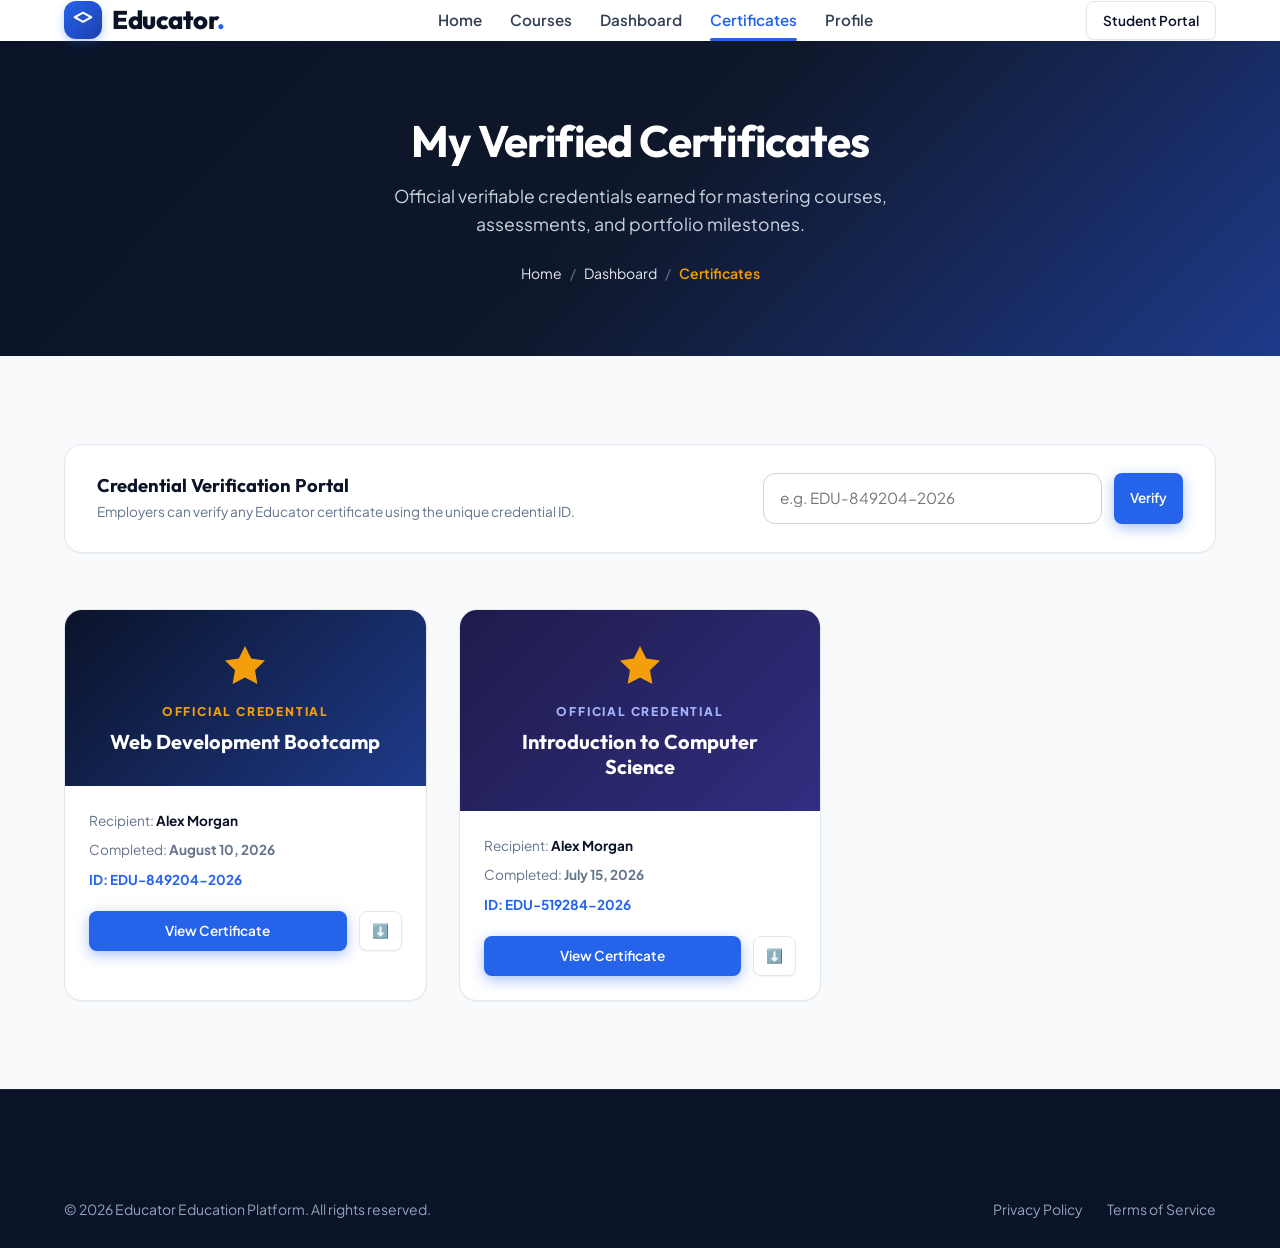
<file: certificates.html>
<!DOCTYPE html>
<html lang="en">
<head>
  <meta charset="UTF-8">
  <meta name="viewport" content="width=device-width, initial-scale=1.0">
  <title>My Certificates & Verification — Educator</title>
  <meta name="description" content="View and verify your earned digital certificates and credentials from Educator Global Academy.">
  
  <link rel="stylesheet" href="css/style.css">
  <link rel="stylesheet" href="css/responsive.css">
</head>
<body>

  <!-- NAVIGATION -->
  <header class="site-header">
    <div class="container nav-inner">
      <a href="index.html" class="brand-logo">
        <div class="logo-icon"><svg style="width: 22px; height: 22px;" fill="none" stroke="currentColor" viewBox="0 0 24 24"><path stroke-linecap="round" stroke-linejoin="round" stroke-width="2.2" d="M12 14l9-5-9-5-9 5 9 5z"></path></svg></div>
        <span>Educator<span class="accent">.</span></span>
      </a>

      <nav class="nav-menu">
        <a href="index.html" class="nav-link">Home</a>
        <a href="courses.html" class="nav-link">Courses</a>
        <a href="dashboard.html" class="nav-link">Dashboard</a>
        <a href="certificates.html" class="nav-link active">Certificates</a>
        <a href="profile.html" class="nav-link">Profile</a>
      </nav>

      <div class="nav-actions">
        <a href="dashboard.html" class="btn btn-secondary btn-sm">Student Portal</a>
      </div>
    </div>
  </header>

  <!-- BANNER -->
  <div class="page-banner">
    <div class="container">
      <h1 class="page-banner-title">My Verified Certificates</h1>
      <p class="page-banner-subtitle">Official verifiable credentials earned for mastering courses, assessments, and portfolio milestones.</p>
      <div class="breadcrumb-nav">
        <a href="index.html">Home</a>
        <span class="separator">/</span>
        <a href="dashboard.html">Dashboard</a>
        <span class="separator">/</span>
        <span class="current">Certificates</span>
      </div>
    </div>
  </div>

  <!-- CERTIFICATES GALLERY SECTION -->
  <section class="section">
    <div class="container">
      
      <!-- Credential Verification Search Bar -->
      <div style="background: #ffffff; border-radius: var(--radius-lg); border: 1px solid var(--border-light); padding: 1.75rem 2rem; box-shadow: var(--shadow-sm); margin-bottom: 3.5rem; display: flex; justify-content: space-between; align-items: center; gap: 1.5rem; flex-wrap: wrap;">
        <div>
          <h3 style="font-size: 1.15rem; margin-bottom: 0.25rem;">Credential Verification Portal</h3>
          <p style="font-size: 0.85rem; color: var(--text-muted);">Employers can verify any Educator certificate using the unique credential ID.</p>
        </div>
        <div style="display: flex; gap: 0.75rem; flex-grow: 1; max-width: 420px;">
          <input type="text" id="verify-cert-input" class="form-input" placeholder="e.g. EDU-849204-2026">
          <button class="btn btn-primary btn-sm" onclick="alert('Credential Verified: Issued to Alex Morgan on Aug 10, 2026 by Educator Global Academy.');">Verify</button>
        </div>
      </div>

      <!-- Certificates Grid -->
      <div class="courses-grid">
        
        <!-- Certificate 1 -->
        <div class="certificate-card">
          <div class="cert-preview-box">
            <svg class="cert-seal" viewBox="0 0 24 24" fill="currentColor">
              <path d="M12 2l3.09 6.26L22 9.27l-5 4.87 1.18 6.88L12 17.77l-6.18 3.25L7 14.14 2 9.27l6.91-1.01L12 2z"/>
            </svg>
            <div style="font-size: 0.75rem; letter-spacing: 0.15em; text-transform: uppercase; color: var(--accent-gold); font-weight: 800;">Official Credential</div>
            <h3 style="color: #ffffff; font-size: 1.25rem; margin-top: 0.5rem;">Web Development Bootcamp</h3>
          </div>
          <div style="padding: 1.5rem;">
            <div style="font-size: 0.85rem; color: var(--text-muted); margin-bottom: 0.5rem;">Recipient: <strong style="color: var(--primary-navy);" class="dash-dynamic-username">Alex Morgan</strong></div>
            <div style="font-size: 0.85rem; color: var(--text-muted); margin-bottom: 0.5rem;">Completed: <strong>August 10, 2026</strong></div>
            <div style="font-size: 0.85rem; color: var(--brand-blue); font-weight: 700; margin-bottom: 1.25rem;">ID: EDU-849204-2026</div>

            <div style="display: flex; gap: 0.75rem;">
              <button class="btn btn-primary btn-sm view-certificate-btn" 
                      data-course-name="Complete Web Development Bootcamp 2026" 
                      data-cert-id="EDU-849204-2026" 
                      style="flex: 1;">View Certificate</button>
              <button class="btn btn-secondary btn-sm" onclick="alert('PDF certificate downloaded!');" style="padding: 0.5rem 0.75rem;">⬇️</button>
            </div>
          </div>
        </div>

        <!-- Certificate 2 -->
        <div class="certificate-card">
          <div class="cert-preview-box" style="background: linear-gradient(135deg, #1e1b4b 0%, #312e81 100%);">
            <svg class="cert-seal" viewBox="0 0 24 24" fill="currentColor">
              <path d="M12 2l3.09 6.26L22 9.27l-5 4.87 1.18 6.88L12 17.77l-6.18 3.25L7 14.14 2 9.27l6.91-1.01L12 2z"/>
            </svg>
            <div style="font-size: 0.75rem; letter-spacing: 0.15em; text-transform: uppercase; color: #a5b4fc; font-weight: 800;">Official Credential</div>
            <h3 style="color: #ffffff; font-size: 1.25rem; margin-top: 0.5rem;">Introduction to Computer Science</h3>
          </div>
          <div style="padding: 1.5rem;">
            <div style="font-size: 0.85rem; color: var(--text-muted); margin-bottom: 0.5rem;">Recipient: <strong style="color: var(--primary-navy);" class="dash-dynamic-username">Alex Morgan</strong></div>
            <div style="font-size: 0.85rem; color: var(--text-muted); margin-bottom: 0.5rem;">Completed: <strong>July 15, 2026</strong></div>
            <div style="font-size: 0.85rem; color: var(--brand-blue); font-weight: 700; margin-bottom: 1.25rem;">ID: EDU-519284-2026</div>

            <div style="display: flex; gap: 0.75rem;">
              <button class="btn btn-primary btn-sm view-certificate-btn" 
                      data-course-name="Introduction to Computer Science & Algorithms" 
                      data-cert-id="EDU-519284-2026" 
                      style="flex: 1;">View Certificate</button>
              <button class="btn btn-secondary btn-sm" onclick="alert('PDF certificate downloaded!');" style="padding: 0.5rem 0.75rem;">⬇️</button>
            </div>
          </div>
        </div>

      </div>
    </div>
  </section>

  <!-- FOOTER -->
  <footer class="site-footer">
    <div class="container">
      <div class="footer-bottom" style="border-top: none;">
        <div class="footer-bottom-inner">
          <div>© 2026 Educator Education Platform. All rights reserved.</div>
          <div class="footer-bottom-links">
            <a href="about.html">Privacy Policy</a>
            <a href="about.html">Terms of Service</a>
          </div>
        </div>
      </div>
    </div>
  </footer>

  <script src="js/main.js"></script>
  <script src="js/dashboard.js"></script>
</body>
</html>
</file>
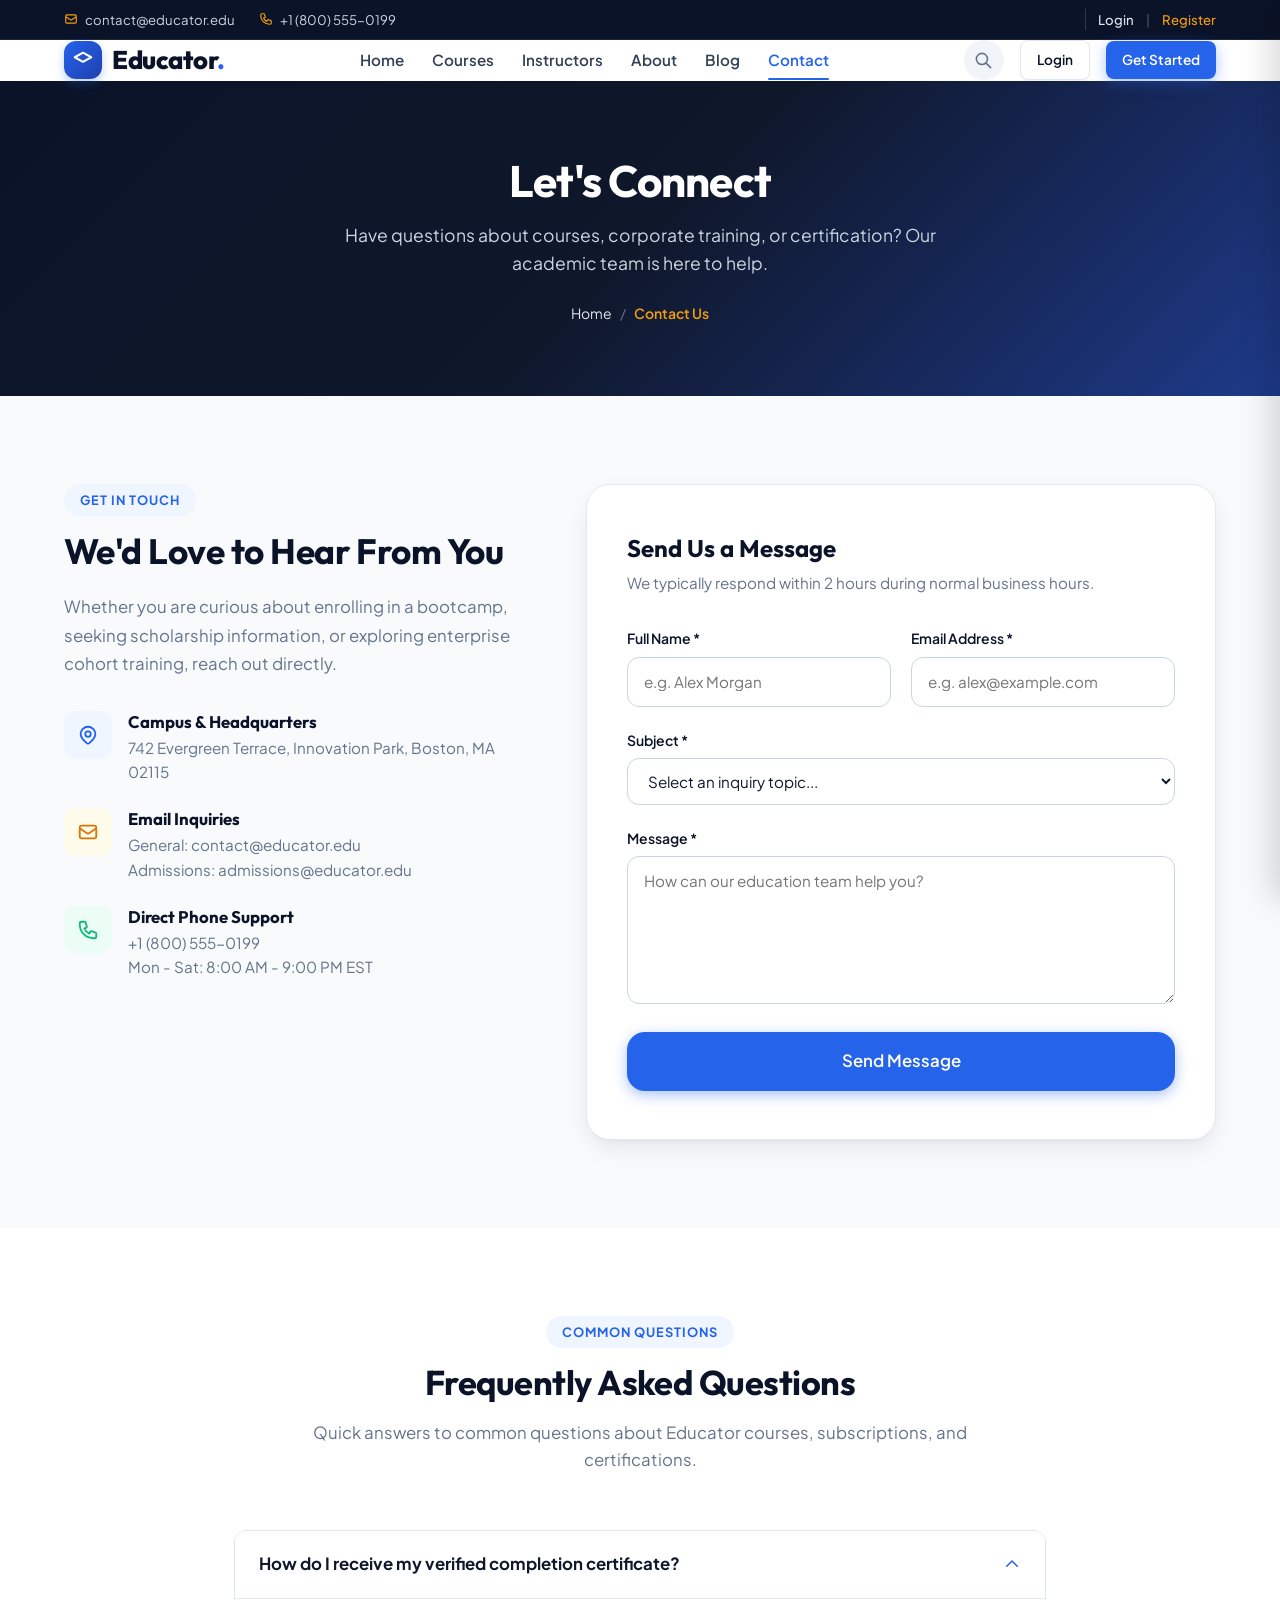
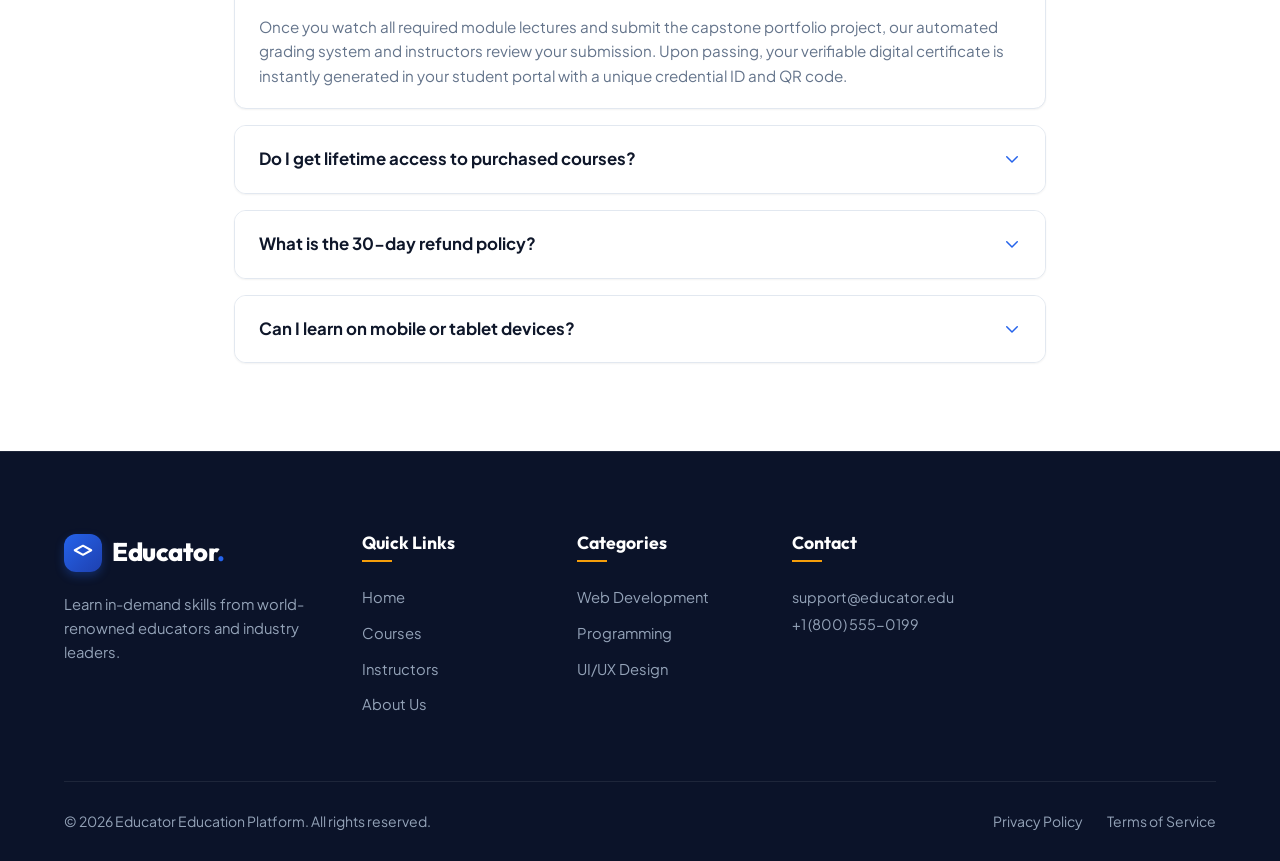
<file: contact.html>
<!DOCTYPE html>
<html lang="en">
<head>
  <meta charset="UTF-8">
  <meta name="viewport" content="width=device-width, initial-scale=1.0">
  <title>Contact Us — Educator</title>
  <meta name="description" content="Get in touch with our admissions advisors, student support, and technical team at Educator.">
  
  <link rel="stylesheet" href="css/style.css">
  <link rel="stylesheet" href="css/responsive.css">
</head>
<body>

  <!-- TOP BAR -->
  <div class="top-bar">
    <div class="container top-bar-inner">
      <div class="top-bar-left">
        <a href="mailto:support@educator.edu" class="top-bar-item">
          <svg fill="none" stroke="currentColor" viewBox="0 0 24 24"><path stroke-linecap="round" stroke-linejoin="round" stroke-width="2" d="M3 8l7.89 5.26a2 2 0 002.22 0L21 8M5 19h14a2 2 0 002-2V7a2 2 0 00-2-2H5a2 2 0 00-2 2v10a2 2 0 002 2z"/></svg>
          <span>contact@educator.edu</span>
        </a>
        <a href="tel:+18005550199" class="top-bar-item">
          <svg fill="none" stroke="currentColor" viewBox="0 0 24 24"><path stroke-linecap="round" stroke-linejoin="round" stroke-width="2" d="M3 5a2 2 0 012-2h3.28a1 1 0 01.948.684l1.498 4.493a1 1 0 01-.502 1.21l-2.257 1.13a11.042 11.042 0 005.516 5.516l1.13-2.257a1 1 0 011.21-.502l4.493 1.498a1 1 0 01.684.949V19a2 2 0 01-2 2h-1C9.716 21 3 14.284 3 6V5z"/></svg>
          <span>+1 (800) 555-0199</span>
        </a>
      </div>
      <div class="top-bar-right">
        <div class="top-auth-links">
          <a href="login.html" class="top-auth-link">Login</a>
          <span style="color: rgba(255,255,255,0.3);">|</span>
          <a href="register.html" class="top-auth-link" style="color: var(--accent-gold);">Register</a>
        </div>
      </div>
    </div>
  </div>

  <!-- NAVIGATION -->
  <header class="site-header">
    <div class="container nav-inner">
      <a href="index.html" class="brand-logo">
        <div class="logo-icon"><svg style="width: 22px; height: 22px;" fill="none" stroke="currentColor" viewBox="0 0 24 24"><path stroke-linecap="round" stroke-linejoin="round" stroke-width="2.2" d="M12 14l9-5-9-5-9 5 9 5z"></path></svg></div>
        <span>Educator<span class="accent">.</span></span>
      </a>

      <nav class="nav-menu">
        <a href="index.html" class="nav-link">Home</a>
        <a href="courses.html" class="nav-link">Courses</a>
        <a href="instructors.html" class="nav-link">Instructors</a>
        <a href="about.html" class="nav-link">About</a>
        <a href="blog.html" class="nav-link">Blog</a>
        <a href="contact.html" class="nav-link active">Contact</a>
      </nav>

      <div class="nav-actions">
        <button class="search-trigger-btn" aria-label="Search"><svg style="width: 19px; height: 19px;" fill="none" stroke="currentColor" viewBox="0 0 24 24"><path stroke-linecap="round" stroke-linejoin="round" stroke-width="2" d="M21 21l-6-6m2-5a7 7 0 11-14 0 7 7 0 0114 0z"></path></svg></button>
        <a href="login.html" class="btn btn-secondary btn-sm">Login</a>
        <a href="register.html" class="btn btn-primary btn-sm">Get Started</a>
        <button class="mobile-menu-toggle" aria-label="Toggle menu"><span></span><span></span><span></span></button>
      </div>
    </div>
  </header>

  <!-- Mobile Drawer -->
  <div class="mobile-nav-backdrop"></div>
  <aside class="mobile-nav-drawer">
    <div class="drawer-header">
      <a href="index.html" class="brand-logo">
        <div class="logo-icon"><svg style="width: 20px; height: 20px;" fill="none" stroke="currentColor" viewBox="0 0 24 24"><path stroke-linecap="round" stroke-linejoin="round" stroke-width="2.2" d="M12 14l9-5-9-5-9 5 9 5z"></path></svg></div>
        <span>Educator<span class="accent">.</span></span>
      </a>
      <button class="drawer-close-btn">&times;</button>
    </div>
    <div class="drawer-menu-list">
      <a href="index.html" class="drawer-menu-link">Home</a>
      <a href="courses.html" class="drawer-menu-link">All Courses</a>
      <a href="instructors.html" class="drawer-menu-link">Instructors</a>
      <a href="about.html" class="drawer-menu-link">About Us</a>
      <a href="blog.html" class="drawer-menu-link">Blog</a>
      <a href="contact.html" class="drawer-menu-link active">Contact</a>
    </div>
  </aside>

  <!-- BANNER -->
  <div class="page-banner">
    <div class="container">
      <h1 class="page-banner-title">Let's Connect</h1>
      <p class="page-banner-subtitle">Have questions about courses, corporate training, or certification? Our academic team is here to help.</p>
      <div class="breadcrumb-nav">
        <a href="index.html">Home</a>
        <span class="separator">/</span>
        <span class="current">Contact Us</span>
      </div>
    </div>
  </div>

  <!-- CONTACT SPLIT SECTION -->
  <section class="section">
    <div class="container">
      <div style="display: grid; grid-template-columns: 1fr 1.35fr; gap: 3.5rem; align-items: start;">
        
        <!-- Left: Contact Details -->
        <div>
          <div class="section-badge">GET IN TOUCH</div>
          <h2 style="font-size: 2.2rem; margin-bottom: 1.25rem;">We'd Love to Hear From You</h2>
          <p style="color: var(--text-muted); font-size: 1.05rem; line-height: 1.7; margin-bottom: 2rem;">
            Whether you are curious about enrolling in a bootcamp, seeking scholarship information, or exploring enterprise cohort training, reach out directly.
          </p>

          <div style="display: flex; flex-direction: column; gap: 1.5rem; margin-bottom: 2.5rem;">
            <div style="display: flex; gap: 1rem; align-items: flex-start;">
              <div style="width: 48px; height: 48px; border-radius: var(--radius-md); background: var(--brand-blue-light); color: var(--brand-blue); display: flex; align-items: center; justify-content: center; flex-shrink: 0;">
                <svg style="width: 22px; height: 22px;" fill="none" stroke="currentColor" viewBox="0 0 24 24"><path stroke-linecap="round" stroke-linejoin="round" stroke-width="2" d="M17.657 16.657L13.414 20.9a1.998 1.998 0 01-2.827 0l-4.244-4.243a8 8 0 1111.314 0z"/><path stroke-linecap="round" stroke-linejoin="round" stroke-width="2" d="M15 11a3 3 0 11-6 0 3 3 0 016 0z"/></svg>
              </div>
              <div>
                <h4 style="font-size: 1.05rem; margin-bottom: 0.25rem;">Campus & Headquarters</h4>
                <p style="font-size: 0.95rem; color: var(--text-muted);">742 Evergreen Terrace, Innovation Park, Boston, MA 02115</p>
              </div>
            </div>

            <div style="display: flex; gap: 1rem; align-items: flex-start;">
              <div style="width: 48px; height: 48px; border-radius: var(--radius-md); background: var(--accent-gold-light); color: var(--accent-gold-hover); display: flex; align-items: center; justify-content: center; flex-shrink: 0;">
                <svg style="width: 22px; height: 22px;" fill="none" stroke="currentColor" viewBox="0 0 24 24"><path stroke-linecap="round" stroke-linejoin="round" stroke-width="2" d="M3 8l7.89 5.26a2 2 0 002.22 0L21 8M5 19h14a2 2 0 002-2V7a2 2 0 00-2-2H5a2 2 0 00-2 2v10a2 2 0 002 2z"/></svg>
              </div>
              <div>
                <h4 style="font-size: 1.05rem; margin-bottom: 0.25rem;">Email Inquiries</h4>
                <p style="font-size: 0.95rem; color: var(--text-muted);">General: contact@educator.edu<br>Admissions: admissions@educator.edu</p>
              </div>
            </div>

            <div style="display: flex; gap: 1rem; align-items: flex-start;">
              <div style="width: 48px; height: 48px; border-radius: var(--radius-md); background: var(--accent-emerald-light); color: var(--accent-emerald); display: flex; align-items: center; justify-content: center; flex-shrink: 0;">
                <svg style="width: 22px; height: 22px;" fill="none" stroke="currentColor" viewBox="0 0 24 24"><path stroke-linecap="round" stroke-linejoin="round" stroke-width="2" d="M3 5a2 2 0 012-2h3.28a1 1 0 01.948.684l1.498 4.493a1 1 0 01-.502 1.21l-2.257 1.13a11.042 11.042 0 005.516 5.516l1.13-2.257a1 1 0 011.21-.502l4.493 1.498a1 1 0 01.684.949V19a2 2 0 01-2 2h-1C9.716 21 3 14.284 3 6V5z"/></svg>
              </div>
              <div>
                <h4 style="font-size: 1.05rem; margin-bottom: 0.25rem;">Direct Phone Support</h4>
                <p style="font-size: 0.95rem; color: var(--text-muted);">+1 (800) 555-0199<br>Mon - Sat: 8:00 AM - 9:00 PM EST</p>
              </div>
            </div>
          </div>
        </div>

        <!-- Right: Contact Form -->
        <div style="background: #ffffff; border-radius: var(--radius-xl); border: 1px solid var(--border-light); padding: 3rem 2.5rem; box-shadow: var(--shadow-lg);">
          <h3 style="font-size: 1.5rem; margin-bottom: 0.5rem;">Send Us a Message</h3>
          <p style="color: var(--text-muted); font-size: 0.95rem; margin-bottom: 2rem;">We typically respond within 2 hours during normal business hours.</p>

          <form id="contact-page-form">
            <div style="display: grid; grid-template-columns: 1fr 1fr; gap: 1.25rem;">
              <div class="form-group">
                <label class="form-label" for="contact-name">Full Name *</label>
                <input type="text" id="contact-name" class="form-input" placeholder="e.g. Alex Morgan" required>
                <div class="form-error-msg" id="contact-name-error">Please enter your name</div>
              </div>
              <div class="form-group">
                <label class="form-label" for="contact-email">Email Address *</label>
                <input type="email" id="contact-email" class="form-input" placeholder="e.g. alex@example.com" required>
                <div class="form-error-msg" id="contact-email-error">Please enter a valid email</div>
              </div>
            </div>

            <div class="form-group">
              <label class="form-label" for="contact-subject">Subject *</label>
              <select id="contact-subject" class="form-select" required>
                <option value="">Select an inquiry topic...</option>
                <option value="course-admissions">Course Admissions & Syllabus</option>
                <option value="certificates">Certificate Verification</option>
                <option value="instructor-application">Apply as an Instructor</option>
                <option value="corporate-training">Corporate Cohort Training</option>
                <option value="technical-support">Technical Platform Support</option>
              </select>
            </div>

            <div class="form-group">
              <label class="form-label" for="contact-message">Message *</label>
              <textarea id="contact-message" class="form-textarea" rows="5" placeholder="How can our education team help you?" required></textarea>
              <div class="form-error-msg" id="contact-msg-error">Please write a brief message</div>
            </div>

            <button type="submit" class="btn btn-primary btn-lg" style="width: 100%;">Send Message</button>
          </form>
        </div>

      </div>
    </div>
  </section>

  <!-- FAQ SECTION -->
  <section class="section" id="faq" style="background: #ffffff;">
    <div class="container" style="max-width: 860px;">
      <div class="section-title-wrap">
        <div class="section-badge">COMMON QUESTIONS</div>
        <h2 class="section-title">Frequently Asked Questions</h2>
        <p class="section-subtitle">Quick answers to common questions about Educator courses, subscriptions, and certifications.</p>
      </div>

      <div class="accordion">
        <div class="accordion-item active">
          <div class="accordion-header">
            <span>How do I receive my verified completion certificate?</span>
            <svg class="accordion-icon" style="width: 18px; height: 18px;" fill="none" stroke="currentColor" viewBox="0 0 24 24"><path stroke-linecap="round" stroke-linejoin="round" stroke-width="2" d="M19 9l-7 7-7-7"></path></svg>
          </div>
          <div class="accordion-body">
            Once you watch all required module lectures and submit the capstone portfolio project, our automated grading system and instructors review your submission. Upon passing, your verifiable digital certificate is instantly generated in your student portal with a unique credential ID and QR code.
          </div>
        </div>

        <div class="accordion-item">
          <div class="accordion-header">
            <span>Do I get lifetime access to purchased courses?</span>
            <svg class="accordion-icon" style="width: 18px; height: 18px;" fill="none" stroke="currentColor" viewBox="0 0 24 24"><path stroke-linecap="round" stroke-linejoin="round" stroke-width="2" d="M19 9l-7 7-7-7"></path></svg>
          </div>
          <div class="accordion-body">
            Yes! When you enroll in any individual course on Educator, you gain lifetime access to all lectures, downloadable code repositories, exercises, and all future curriculum updates at no additional cost.
          </div>
        </div>

        <div class="accordion-item">
          <div class="accordion-header">
            <span>What is the 30-day refund policy?</span>
            <svg class="accordion-icon" style="width: 18px; height: 18px;" fill="none" stroke="currentColor" viewBox="0 0 24 24"><path stroke-linecap="round" stroke-linejoin="round" stroke-width="2" d="M19 9l-7 7-7-7"></path></svg>
          </div>
          <div class="accordion-body">
            If you are not 100% satisfied with any course within 30 days of enrollment, you can request a full, no-questions-asked refund directly through your account dashboard.
          </div>
        </div>

        <div class="accordion-item">
          <div class="accordion-header">
            <span>Can I learn on mobile or tablet devices?</span>
            <svg class="accordion-icon" style="width: 18px; height: 18px;" fill="none" stroke="currentColor" viewBox="0 0 24 24"><path stroke-linecap="round" stroke-linejoin="round" stroke-width="2" d="M19 9l-7 7-7-7"></path></svg>
          </div>
          <div class="accordion-body">
            Absolutely. Educator is fully responsive and optimized for seamless viewing across smartphones, iPads, tablets, laptops, and large monitors.
          </div>
        </div>
      </div>
    </div>
  </section>

  <!-- FOOTER -->
  <footer class="site-footer">
    <div class="container">
      <div class="footer-grid">
        <div class="footer-col-brand">
          <a href="index.html" class="brand-logo">
            <div class="logo-icon"><svg style="width: 22px; height: 22px;" fill="none" stroke="currentColor" viewBox="0 0 24 24"><path stroke-linecap="round" stroke-linejoin="round" stroke-width="2.2" d="M12 14l9-5-9-5-9 5 9 5z"></path></svg></div>
            <span>Educator<span class="accent">.</span></span>
          </a>
          <p>Learn in-demand skills from world-renowned educators and industry leaders.</p>
        </div>
        <div>
          <h4 class="footer-heading">Quick Links</h4>
          <div class="footer-links-list">
            <a href="index.html" class="footer-link">Home</a>
            <a href="courses.html" class="footer-link">Courses</a>
            <a href="instructors.html" class="footer-link">Instructors</a>
            <a href="about.html" class="footer-link">About Us</a>
          </div>
        </div>
        <div>
          <h4 class="footer-heading">Categories</h4>
          <div class="footer-links-list">
            <a href="courses.html?cat=web" class="footer-link">Web Development</a>
            <a href="courses.html?cat=programming" class="footer-link">Programming</a>
            <a href="courses.html?cat=design" class="footer-link">UI/UX Design</a>
          </div>
        </div>
        <div>
          <h4 class="footer-heading">Contact</h4>
          <p style="font-size: 0.9rem; color: #94a3b8;">support@educator.edu</p>
          <p style="font-size: 0.9rem; color: #94a3b8; margin-top: 0.25rem;">+1 (800) 555-0199</p>
        </div>
      </div>
      <div class="footer-bottom">
        <div class="footer-bottom-inner">
          <div>© 2026 Educator Education Platform. All rights reserved.</div>
          <div class="footer-bottom-links">
            <a href="about.html">Privacy Policy</a>
            <a href="about.html">Terms of Service</a>
          </div>
        </div>
      </div>
    </div>
  </footer>

  <script src="js/main.js"></script>
  <script>
    // Contact form validation & toast
    document.addEventListener('DOMContentLoaded', () => {
      const contactForm = document.getElementById('contact-page-form');
      if (!contactForm) return;

      contactForm.addEventListener('submit', (e) => {
        e.preventDefault();
        const name = document.getElementById('contact-name').value.trim();
        const email = document.getElementById('contact-email').value.trim();
        const msg = document.getElementById('contact-message').value.trim();

        if (name && email && msg) {
          if (typeof window.showToast === 'function') {
            window.showToast(`Thank you, ${name}! Your message has been received. Our team will contact you shortly.`, 'success', 5000);
          }
          contactForm.reset();
        }
      });

      // Accordion handler
      document.querySelectorAll('.accordion-header').forEach(header => {
        header.addEventListener('click', () => {
          const item = header.parentElement;
          item.classList.toggle('active');
        });
      });
    });
  </script>
</body>
</html>
</file>
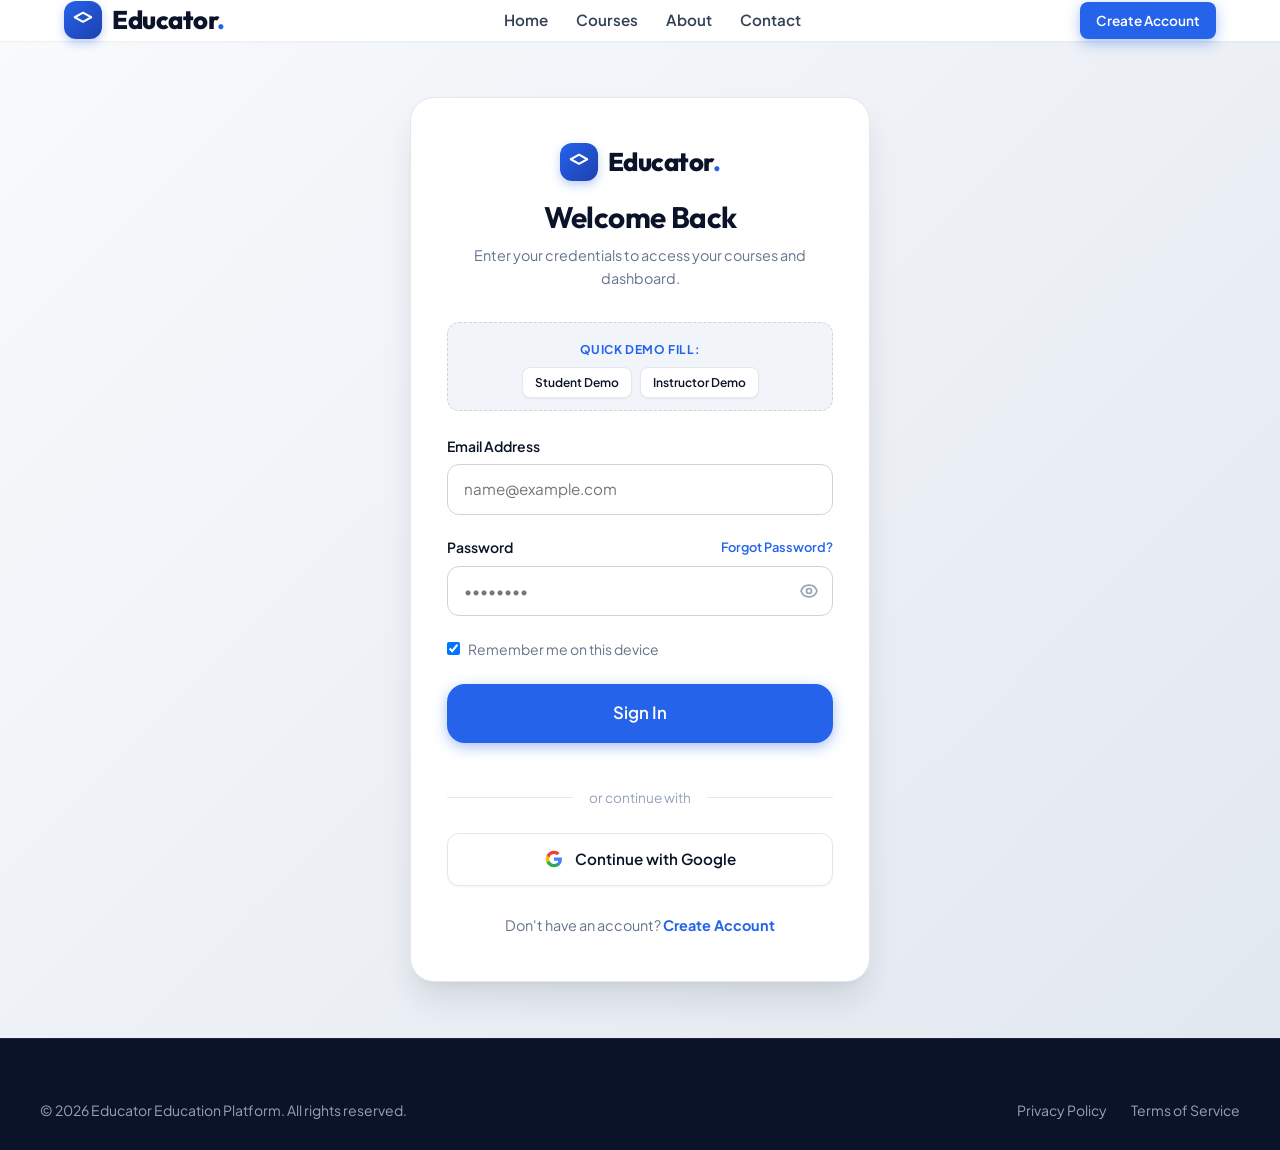
<file: login.html>
<!DOCTYPE html>
<html lang="en">
<head>
  <meta charset="UTF-8">
  <meta name="viewport" content="width=device-width, initial-scale=1.0">
  <title>Login to Your Account — Educator</title>
  <meta name="description" content="Sign in to your Educator student or instructor account to continue learning and access your course certificates.">
  
  <link rel="stylesheet" href="css/style.css">
  <link rel="stylesheet" href="css/responsive.css">
</head>
<body>

  <!-- NAVIGATION -->
  <header class="site-header">
    <div class="container nav-inner">
      <a href="index.html" class="brand-logo">
        <div class="logo-icon"><svg style="width: 22px; height: 22px;" fill="none" stroke="currentColor" viewBox="0 0 24 24"><path stroke-linecap="round" stroke-linejoin="round" stroke-width="2.2" d="M12 14l9-5-9-5-9 5 9 5z"></path></svg></div>
        <span>Educator<span class="accent">.</span></span>
      </a>
      <nav class="nav-menu">
        <a href="index.html" class="nav-link">Home</a>
        <a href="courses.html" class="nav-link">Courses</a>
        <a href="about.html" class="nav-link">About</a>
        <a href="contact.html" class="nav-link">Contact</a>
      </nav>
      <div class="nav-actions">
        <a href="register.html" class="btn btn-primary btn-sm">Create Account</a>
      </div>
    </div>
  </header>

  <!-- AUTHENTICATION FORM WRAPPER -->
  <main class="auth-page-wrap">
    <div class="auth-card">
      <div class="auth-header">
        <div class="brand-logo" style="justify-content: center; margin-bottom: 1rem;">
          <div class="logo-icon"><svg style="width: 22px; height: 22px;" fill="none" stroke="currentColor" viewBox="0 0 24 24"><path stroke-linecap="round" stroke-linejoin="round" stroke-width="2.2" d="M12 14l9-5-9-5-9 5 9 5z"></path></svg></div>
          <span>Educator<span class="accent">.</span></span>
        </div>
        <h1>Welcome Back</h1>
        <p style="font-size: 0.9rem; color: var(--text-muted);">Enter your credentials to access your courses and dashboard.</p>
      </div>

      <!-- Demo Credentials Quick Selector -->
      <div style="background: var(--bg-surface); border: 1px dashed var(--border-medium); border-radius: var(--radius-md); padding: 0.75rem 1rem; margin-bottom: 1.5rem; text-align: center;">
        <span style="font-size: 0.75rem; font-weight: 700; text-transform: uppercase; color: var(--brand-blue); letter-spacing: 0.05em;">Quick Demo Fill:</span>
        <div style="display: flex; gap: 0.5rem; justify-content: center; margin-top: 0.4rem;">
          <button id="demo-student-fill" class="btn btn-secondary btn-sm" style="padding: 0.3rem 0.75rem; font-size: 0.75rem;">Student Demo</button>
          <button id="demo-instructor-fill" class="btn btn-secondary btn-sm" style="padding: 0.3rem 0.75rem; font-size: 0.75rem;">Instructor Demo</button>
        </div>
      </div>

      <form id="login-form">
        <!-- Email Input -->
        <div class="form-group">
          <label class="form-label" for="login-email">Email Address</label>
          <div class="input-control-wrap">
            <input type="email" id="login-email" class="form-input" placeholder="name@example.com" required>
          </div>
          <div class="form-error-msg" id="email-error">Please enter a valid email address</div>
        </div>

        <!-- Password Input -->
        <div class="form-group">
          <div style="display: flex; justify-content: space-between; align-items: center; margin-bottom: 0.45rem;">
            <label class="form-label" for="login-password" style="margin-bottom: 0;">Password</label>
            <a href="#" style="font-size: 0.8rem; color: var(--brand-blue); font-weight: 600;" onclick="alert('Password reset link sent to your email!'); return false;">Forgot Password?</a>
          </div>
          <div class="input-control-wrap">
            <input type="password" id="login-password" class="form-input" placeholder="••••••••" required>
            <button type="button" class="password-toggle-btn" aria-label="Toggle password visibility">
              <svg style="width:20px;height:20px;" fill="none" stroke="currentColor" viewBox="0 0 24 24"><path stroke-linecap="round" stroke-linejoin="round" stroke-width="2" d="M15 12a3 3 0 11-6 0 3 3 0 016 0z"></path><path stroke-linecap="round" stroke-linejoin="round" stroke-width="2" d="M2.458 12C3.732 7.943 7.523 5 12 5c4.478 0 8.268 2.943 9.542 7-1.274 4.057-5.064 7-9.542 7-4.477 0-8.268-2.943-9.542-7z"></path></svg>
            </button>
          </div>
          <div class="form-error-msg" id="password-error">Password must be at least 6 characters</div>
        </div>

        <!-- Remember Me Checkbox -->
        <div style="display: flex; align-items: center; gap: 0.5rem; margin-bottom: 1.5rem;">
          <input type="checkbox" id="remember-me" checked style="cursor: pointer;">
          <label for="remember-me" style="font-size: 0.875rem; color: var(--text-muted); cursor: pointer;">Remember me on this device</label>
        </div>

        <!-- Submit Button -->
        <button type="submit" class="btn btn-primary btn-lg" style="width: 100%; margin-bottom: 1.25rem;">Sign In</button>

        <div class="auth-divider">
          <span>or continue with</span>
        </div>

        <!-- Google Login -->
        <button type="button" class="btn btn-secondary" style="width: 100%; gap: 0.75rem;" onclick="alert('Google OAuth integration simulated!');">
          <svg style="width: 18px; height: 18px;" viewBox="0 0 24 24"><path fill="#4285F4" d="M22.56 12.25c0-.78-.07-1.53-.2-2.25H12v4.26h5.92c-.26 1.37-1.04 2.53-2.21 3.31v2.77h3.57c2.08-1.92 3.28-4.74 3.28-8.09z"/><path fill="#34A853" d="M12 23c2.97 0 5.46-.98 7.28-2.66l-3.57-2.77c-.98.66-2.23 1.06-3.71 1.06-2.86 0-5.29-1.93-6.16-4.53H2.18v2.84C3.99 20.53 7.7 23 12 23z"/><path fill="#FBBC05" d="M5.84 14.09c-.22-.66-.35-1.36-.35-2.09s.13-1.43.35-2.09V7.06H2.18C1.43 8.55 1 10.22 1 12s.43 3.45 1.18 4.94l2.85-2.22.81-.63z"/><path fill="#EA4335" d="M12 5.38c1.62 0 3.06.56 4.21 1.64l3.15-3.15C17.45 2.09 14.97 1 12 1 7.7 1 3.99 3.47 2.18 7.06l3.66 2.84c.87-2.6 3.3-4.52 6.16-4.52z"/></svg>
          <span>Continue with Google</span>
        </button>

        <div style="text-align: center; margin-top: 1.75rem; font-size: 0.9rem; color: var(--text-muted);">
          Don't have an account? <a href="register.html" style="color: var(--brand-blue); font-weight: 700;">Create Account</a>
        </div>
      </form>
    </div>
  </main>

  <!-- FOOTER -->
  <footer class="site-footer" style="padding-top: 2rem;">
    <div class="container footer-bottom" style="border-top: none;">
      <div class="footer-bottom-inner">
        <div>© 2026 Educator Education Platform. All rights reserved.</div>
        <div class="footer-bottom-links">
          <a href="about.html">Privacy Policy</a>
          <a href="about.html">Terms of Service</a>
        </div>
      </div>
    </div>
  </footer>

  <script src="js/main.js"></script>
  <script src="js/auth.js"></script>
</body>
</html>
</file>
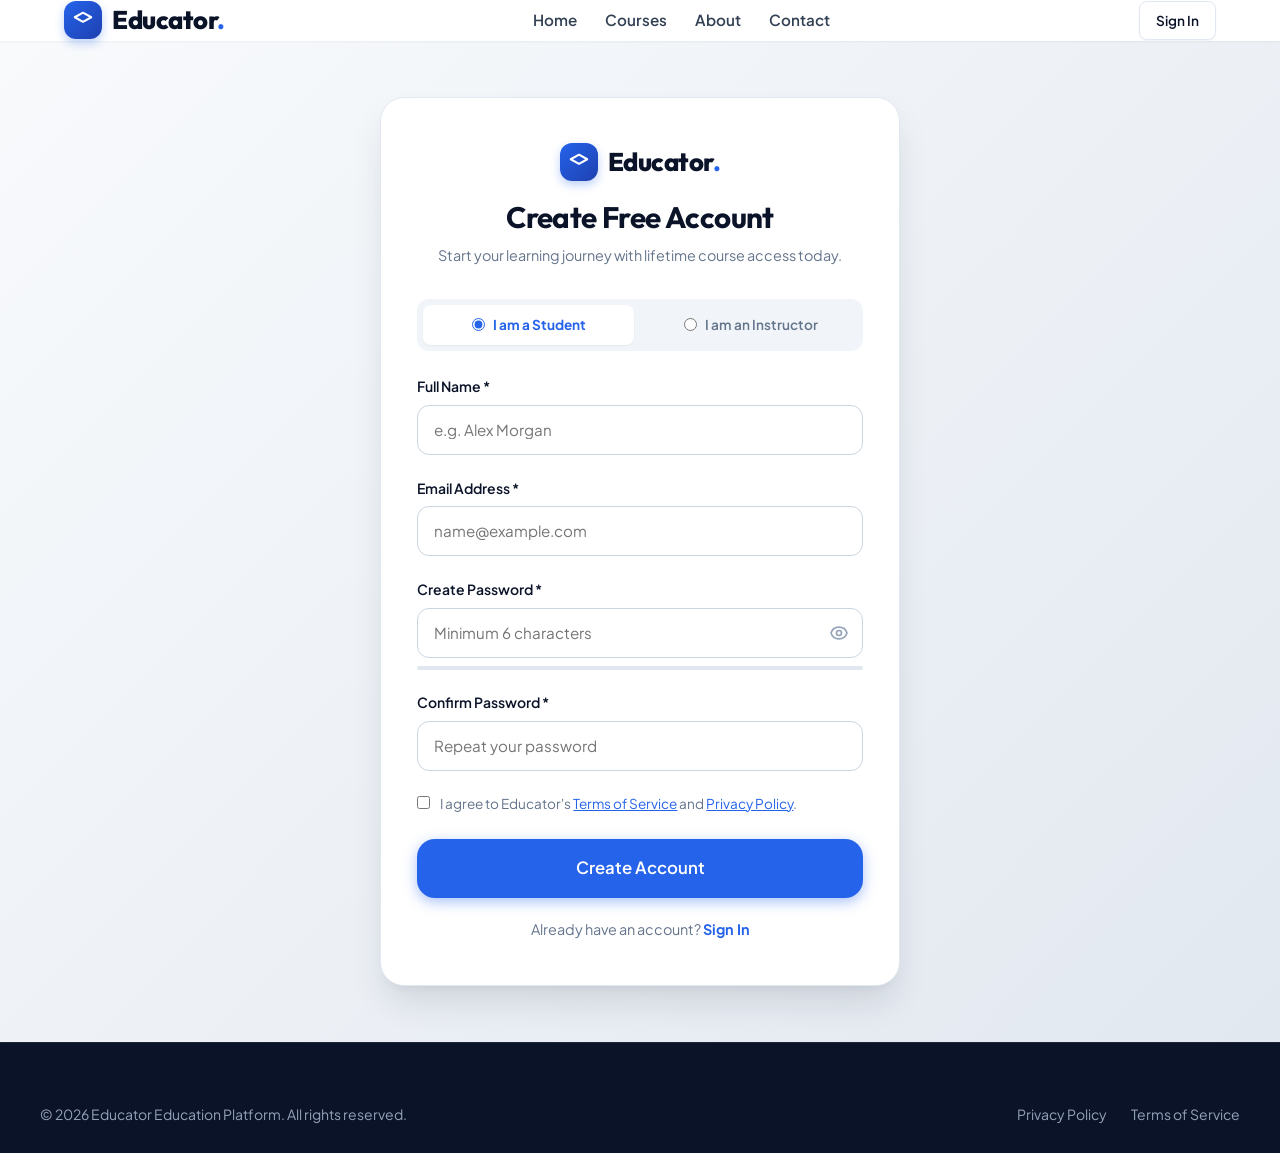
<file: register.html>
<!DOCTYPE html>
<html lang="en">
<head>
  <meta charset="UTF-8">
  <meta name="viewport" content="width=device-width, initial-scale=1.0">
  <title>Create Your Free Account — Educator</title>
  <meta name="description" content="Join thousands of students and instructors on Educator. Start learning or teaching in-demand tech and leadership skills.">
  
  <link rel="stylesheet" href="css/style.css">
  <link rel="stylesheet" href="css/responsive.css">
</head>
<body>

  <!-- NAVIGATION -->
  <header class="site-header">
    <div class="container nav-inner">
      <a href="index.html" class="brand-logo">
        <div class="logo-icon"><svg style="width: 22px; height: 22px;" fill="none" stroke="currentColor" viewBox="0 0 24 24"><path stroke-linecap="round" stroke-linejoin="round" stroke-width="2.2" d="M12 14l9-5-9-5-9 5 9 5z"></path></svg></div>
        <span>Educator<span class="accent">.</span></span>
      </a>
      <nav class="nav-menu">
        <a href="index.html" class="nav-link">Home</a>
        <a href="courses.html" class="nav-link">Courses</a>
        <a href="about.html" class="nav-link">About</a>
        <a href="contact.html" class="nav-link">Contact</a>
      </nav>
      <div class="nav-actions">
        <a href="login.html" class="btn btn-secondary btn-sm">Sign In</a>
      </div>
    </div>
  </header>

  <!-- AUTHENTICATION FORM WRAPPER -->
  <main class="auth-page-wrap">
    <div class="auth-card" style="max-width: 520px;">
      <div class="auth-header">
        <div class="brand-logo" style="justify-content: center; margin-bottom: 1rem;">
          <div class="logo-icon"><svg style="width: 22px; height: 22px;" fill="none" stroke="currentColor" viewBox="0 0 24 24"><path stroke-linecap="round" stroke-linejoin="round" stroke-width="2.2" d="M12 14l9-5-9-5-9 5 9 5z"></path></svg></div>
          <span>Educator<span class="accent">.</span></span>
        </div>
        <h1>Create Free Account</h1>
        <p style="font-size: 0.9rem; color: var(--text-muted);">Start your learning journey with lifetime course access today.</p>
      </div>

      <form id="register-form">
        <!-- Account Role Selector -->
        <div style="display: grid; grid-template-columns: 1fr 1fr; gap: 0.75rem; margin-bottom: 1.5rem; background: var(--bg-surface); padding: 0.4rem; border-radius: var(--radius-md);">
          <label style="display: flex; align-items: center; justify-content: center; gap: 0.5rem; padding: 0.55rem; background: var(--bg-white); border-radius: var(--radius-sm); font-size: 0.85rem; font-weight: 700; color: var(--brand-blue); cursor: pointer; box-shadow: var(--shadow-sm);">
            <input type="radio" name="user-role" value="Student" checked style="accent-color: var(--brand-blue);">
            <span>I am a Student</span>
          </label>
          <label style="display: flex; align-items: center; justify-content: center; gap: 0.5rem; padding: 0.55rem; border-radius: var(--radius-sm); font-size: 0.85rem; font-weight: 600; color: var(--text-muted); cursor: pointer;">
            <input type="radio" name="user-role" value="Instructor" style="accent-color: var(--brand-blue);">
            <span>I am an Instructor</span>
          </label>
        </div>

        <!-- Full Name -->
        <div class="form-group">
          <label class="form-label" for="reg-name">Full Name *</label>
          <input type="text" id="reg-name" class="form-input" placeholder="e.g. Alex Morgan" required>
          <div class="form-error-msg" id="reg-name-error">Please enter your full name</div>
        </div>

        <!-- Email -->
        <div class="form-group">
          <label class="form-label" for="reg-email">Email Address *</label>
          <input type="email" id="reg-email" class="form-input" placeholder="name@example.com" required>
          <div class="form-error-msg" id="reg-email-error">Please enter a valid email address</div>
        </div>

        <!-- Password -->
        <div class="form-group">
          <label class="form-label" for="reg-password">Create Password *</label>
          <div class="input-control-wrap">
            <input type="password" id="reg-password" class="form-input" placeholder="Minimum 6 characters" required>
            <button type="button" class="password-toggle-btn" aria-label="Toggle password visibility">
              <svg style="width:20px;height:20px;" fill="none" stroke="currentColor" viewBox="0 0 24 24"><path stroke-linecap="round" stroke-linejoin="round" stroke-width="2" d="M15 12a3 3 0 11-6 0 3 3 0 016 0z"></path><path stroke-linecap="round" stroke-linejoin="round" stroke-width="2" d="M2.458 12C3.732 7.943 7.523 5 12 5c4.478 0 8.268 2.943 9.542 7-1.274 4.057-5.064 7-9.542 7-4.477 0-8.268-2.943-9.542-7z"></path></svg>
            </button>
          </div>
          <div class="password-strength-meter">
            <div id="password-strength-bar" class="strength-bar"></div>
          </div>
          <div id="password-strength-text" style="font-size: 0.75rem; margin-top: 0.25rem;"></div>
          <div class="form-error-msg" id="reg-pass-error">Password must be at least 6 characters</div>
        </div>

        <!-- Confirm Password -->
        <div class="form-group">
          <label class="form-label" for="reg-confirm-password">Confirm Password *</label>
          <div class="input-control-wrap">
            <input type="password" id="reg-confirm-password" class="form-input" placeholder="Repeat your password" required>
          </div>
          <div class="form-error-msg" id="reg-confirm-error">Passwords do not match</div>
        </div>

        <!-- Terms Agreement -->
        <div style="margin-bottom: 1.5rem;">
          <label style="display: flex; align-items: flex-start; gap: 0.65rem; font-size: 0.85rem; color: var(--text-muted); cursor: pointer;">
            <input type="checkbox" id="reg-terms" required style="margin-top: 3px; cursor: pointer;">
            <span>I agree to Educator's <a href="about.html" style="color: var(--brand-blue); text-decoration: underline;">Terms of Service</a> and <a href="about.html" style="color: var(--brand-blue); text-decoration: underline;">Privacy Policy</a>.</span>
          </label>
          <div class="form-error-msg" id="reg-terms-error">You must accept the terms to proceed</div>
        </div>

        <!-- Submit Button -->
        <button type="submit" class="btn btn-primary btn-lg" style="width: 100%; margin-bottom: 1.25rem;">Create Account</button>

        <div style="text-align: center; font-size: 0.9rem; color: var(--text-muted);">
          Already have an account? <a href="login.html" style="color: var(--brand-blue); font-weight: 700;">Sign In</a>
        </div>
      </form>
    </div>
  </main>

  <!-- FOOTER -->
  <footer class="site-footer" style="padding-top: 2rem;">
    <div class="container footer-bottom" style="border-top: none;">
      <div class="footer-bottom-inner">
        <div>© 2026 Educator Education Platform. All rights reserved.</div>
        <div class="footer-bottom-links">
          <a href="about.html">Privacy Policy</a>
          <a href="about.html">Terms of Service</a>
        </div>
      </div>
    </div>
  </footer>

  <script src="js/main.js"></script>
  <script src="js/auth.js"></script>
</body>
</html>
</file>
<file: css/style.css>
/* ==========================================================================
   EDUCATOR - MODERN EDUCATION PLATFORM DESIGN SYSTEM
   ========================================================================== */

@import url('https://fonts.googleapis.com/css2?family=Outfit:wght@400;500;600;700;800&family=Plus+Jakarta+Sans:wght@300;400;500;600;700;800&display=swap');

/* --- Root Variables & Design Tokens --- */
:root {
  /* Brand Colors */
  --primary-navy: #0b1329;
  --navy-dark: #070d1d;
  --navy-light: #162444;
  --navy-surface: #1e2f56;
  
  --brand-blue: #2563eb;
  --brand-blue-hover: #1d4ed8;
  --brand-blue-light: #eff6ff;
  --brand-blue-glow: rgba(37, 99, 235, 0.25);
  
  --accent-gold: #f59e0b;
  --accent-gold-hover: #d97706;
  --accent-gold-light: #fffbeb;
  --accent-gold-glow: rgba(245, 158, 11, 0.3);

  --accent-emerald: #10b981;
  --accent-emerald-light: #ecfdf5;
  --accent-rose: #f43f5e;
  --accent-rose-light: #fff1f2;
  --accent-purple: #8b5cf6;
  --accent-purple-light: #f5f3ff;

  /* Neutral Shades */
  --text-main: #0f172a;
  --text-muted: #64748b;
  --text-light: #94a3b8;
  --text-white: #ffffff;
  
  --bg-page: #f8fafc;
  --bg-white: #ffffff;
  --bg-surface: #f1f5f9;
  --bg-dark-surface: #0f172a;
  
  --border-light: #e2e8f0;
  --border-medium: #cbd5e1;
  --border-focus: #3b82f6;

  /* Typography */
  --font-primary: 'Plus Jakarta Sans', -apple-system, BlinkMacSystemFont, sans-serif;
  --font-heading: 'Outfit', 'Plus Jakarta Sans', sans-serif;

  /* Shadows */
  --shadow-sm: 0 1px 2px 0 rgba(0, 0, 0, 0.05);
  --shadow-md: 0 4px 6px -1px rgba(0, 0, 0, 0.08), 0 2px 4px -2px rgba(0, 0, 0, 0.04);
  --shadow-lg: 0 10px 25px -3px rgba(15, 23, 42, 0.09), 0 4px 6px -4px rgba(15, 23, 42, 0.04);
  --shadow-xl: 0 20px 35px -5px rgba(15, 23, 42, 0.12), 0 8px 10px -6px rgba(15, 23, 42, 0.05);
  --shadow-card-hover: 0 22px 45px -8px rgba(37, 99, 235, 0.16);
  --shadow-gold: 0 10px 25px -5px rgba(245, 158, 11, 0.35);

  /* Radius */
  --radius-xs: 4px;
  --radius-sm: 8px;
  --radius-md: 12px;
  --radius-lg: 18px;
  --radius-xl: 24px;
  --radius-full: 9999px;

  /* Transitions */
  --transition-fast: 0.15s ease;
  --transition-normal: 0.25s cubic-bezier(0.4, 0, 0.2, 1);
  --transition-smooth: 0.35s cubic-bezier(0.16, 1, 0.3, 1);

  /* Dimensions */
  --container-max: 1240px;
  --header-height: 80px;
}

/* --- Base & Reset --- */
*, *::before, *::after {
  box-sizing: border-box;
  margin: 0;
  padding: 0;
}

html {
  font-size: 16px;
  scroll-behavior: smooth;
  -webkit-font-smoothing: antialiased;
}

body {
  font-family: var(--font-primary);
  color: var(--text-main);
  background-color: var(--bg-page);
  line-height: 1.6;
  overflow-x: hidden;
  display: flex;
  flex-direction: column;
  min-height: 100vh;
}

img, svg {
  display: block;
  max-width: 100%;
}

a {
  color: inherit;
  text-decoration: none;
  transition: color var(--transition-fast);
}

ul, ol {
  list-style: none;
}

button, input, select, textarea {
  font: inherit;
  color: inherit;
}

button {
  cursor: pointer;
  border: none;
  background: none;
}

/* --- Typography --- */
h1, h2, h3, h4, h5, h6 {
  font-family: var(--font-heading);
  color: var(--primary-navy);
  font-weight: 700;
  line-height: 1.25;
}

h1 { font-size: 2.75rem; letter-spacing: -0.02em; }
h2 { font-size: 2.15rem; letter-spacing: -0.015em; }
h3 { font-size: 1.5rem; }
h4 { font-size: 1.25rem; }
h5 { font-size: 1.05rem; }

p {
  color: var(--text-muted);
  font-size: 1rem;
}

.lead {
  font-size: 1.15rem;
  line-height: 1.7;
}

/* --- Container & Layout --- */
.container {
  width: 100%;
  max-width: var(--container-max);
  margin-left: auto;
  margin-right: auto;
  padding-left: 1.5rem;
  padding-right: 1.5rem;
}

.section {
  padding: 5.5rem 0;
  position: relative;
}

.section-sm {
  padding: 3.5rem 0;
}

.section-title-wrap {
  text-align: center;
  max-width: 680px;
  margin: 0 auto 3.5rem auto;
}

.section-badge {
  display: inline-flex;
  align-items: center;
  gap: 0.5rem;
  padding: 0.35rem 1rem;
  font-size: 0.8rem;
  font-weight: 700;
  letter-spacing: 0.08em;
  text-transform: uppercase;
  color: var(--brand-blue);
  background: var(--brand-blue-light);
  border-radius: var(--radius-full);
  margin-bottom: 0.85rem;
}

.section-badge.gold {
  color: var(--accent-gold-hover);
  background: var(--accent-gold-light);
}

.section-title {
  margin-bottom: 1rem;
}

.section-subtitle {
  font-size: 1.05rem;
  color: var(--text-muted);
}

/* --- Buttons --- */
.btn {
  display: inline-flex;
  align-items: center;
  justify-content: center;
  gap: 0.5rem;
  padding: 0.85rem 1.75rem;
  font-size: 0.95rem;
  font-weight: 600;
  border-radius: var(--radius-md);
  transition: all var(--transition-normal);
  text-align: center;
  white-space: nowrap;
  user-select: none;
}

.btn-primary {
  background: var(--brand-blue);
  color: var(--text-white);
  box-shadow: 0 4px 14px 0 rgba(37, 99, 235, 0.39);
}

.btn-primary:hover {
  background: var(--brand-blue-hover);
  transform: translateY(-2px);
  box-shadow: 0 6px 20px rgba(37, 99, 235, 0.45);
}

.btn-gold {
  background: var(--accent-gold);
  color: var(--primary-navy);
  font-weight: 700;
  box-shadow: 0 4px 14px 0 rgba(245, 158, 11, 0.35);
}

.btn-gold:hover {
  background: #eab308;
  transform: translateY(-2px);
  box-shadow: var(--shadow-gold);
}

.btn-secondary {
  background: var(--bg-white);
  color: var(--primary-navy);
  border: 1px solid var(--border-light);
  box-shadow: var(--shadow-sm);
}

.btn-secondary:hover {
  background: var(--bg-surface);
  border-color: var(--border-medium);
  transform: translateY(-2px);
}

.btn-outline-white {
  background: transparent;
  color: var(--text-white);
  border: 1.5px solid rgba(255, 255, 255, 0.4);
}

.btn-outline-white:hover {
  background: rgba(255, 255, 255, 0.1);
  border-color: var(--text-white);
}

.btn-sm {
  padding: 0.5rem 1rem;
  font-size: 0.85rem;
  border-radius: var(--radius-sm);
}

.btn-lg {
  padding: 1rem 2.25rem;
  font-size: 1.05rem;
  border-radius: var(--radius-lg);
}

.btn-icon-only {
  width: 42px;
  height: 42px;
  padding: 0;
  border-radius: var(--radius-full);
}

/* ==========================================================================
   HEADER & TOP BAR
   ========================================================================== */
.site-header {
  position: sticky;
  top: 0;
  z-index: 1000;
  background: var(--bg-white);
  box-shadow: var(--shadow-sm);
  transition: all var(--transition-normal);
}

.site-header.scrolled {
  box-shadow: var(--shadow-md);
}

/* Top Bar */
.top-bar {
  background: var(--primary-navy);
  color: var(--text-white);
  font-size: 0.825rem;
  padding: 0.55rem 0;
  border-bottom: 1px solid rgba(255, 255, 255, 0.08);
}

.top-bar-inner {
  display: flex;
  justify-content: space-between;
  align-items: center;
}

.top-bar-left, .top-bar-right {
  display: flex;
  align-items: center;
  gap: 1.5rem;
}

.top-bar-item {
  display: inline-flex;
  align-items: center;
  gap: 0.45rem;
  color: #cbd5e1;
}

.top-bar-item:hover {
  color: var(--accent-gold);
}

.top-bar-item svg {
  width: 14px;
  height: 14px;
  color: var(--accent-gold);
}

.top-social-links {
  display: flex;
  align-items: center;
  gap: 0.75rem;
}

.top-social-link {
  width: 26px;
  height: 26px;
  display: inline-flex;
  align-items: center;
  justify-content: center;
  border-radius: var(--radius-full);
  background: rgba(255, 255, 255, 0.08);
  color: #e2e8f0;
  transition: all var(--transition-fast);
}

.top-social-link:hover {
  background: var(--brand-blue);
  color: var(--text-white);
  transform: translateY(-1px);
}

.top-social-link svg {
  width: 13px;
  height: 13px;
}

.top-auth-links {
  display: flex;
  align-items: center;
  gap: 0.75rem;
  padding-left: 0.75rem;
  border-left: 1px solid rgba(255, 255, 255, 0.15);
}

.top-auth-link {
  font-weight: 500;
  color: #e2e8f0;
}

.top-auth-link:hover {
  color: var(--accent-gold);
}

/* Main Navigation */
.main-nav-bar {
  padding: 1rem 0;
  background: var(--bg-white);
}

.nav-inner {
  display: flex;
  align-items: center;
  justify-content: space-between;
}

.brand-logo {
  display: flex;
  align-items: center;
  gap: 0.65rem;
  font-family: var(--font-heading);
  font-size: 1.6rem;
  font-weight: 800;
  color: var(--primary-navy);
  letter-spacing: -0.02em;
}

.brand-logo .logo-icon {
  width: 38px;
  height: 38px;
  background: linear-gradient(135deg, var(--brand-blue), #1e40af);
  border-radius: var(--radius-md);
  display: flex;
  align-items: center;
  justify-content: center;
  color: var(--text-white);
  box-shadow: 0 4px 10px rgba(37, 99, 235, 0.3);
}

.brand-logo span.accent {
  color: var(--brand-blue);
}

.nav-menu {
  display: flex;
  align-items: center;
  gap: 1.75rem;
}

.nav-link {
  font-size: 0.95rem;
  font-weight: 600;
  color: #334155;
  padding: 0.5rem 0;
  position: relative;
}

.nav-link::after {
  content: '';
  position: absolute;
  bottom: 0;
  left: 0;
  width: 0;
  height: 2.5px;
  background: var(--brand-blue);
  border-radius: var(--radius-full);
  transition: width var(--transition-fast);
}

.nav-link:hover, .nav-link.active {
  color: var(--brand-blue);
}

.nav-link:hover::after, .nav-link.active::after {
  width: 100%;
}

.nav-actions {
  display: flex;
  align-items: center;
  gap: 1rem;
}

.search-trigger-btn {
  width: 40px;
  height: 40px;
  border-radius: var(--radius-full);
  background: var(--bg-surface);
  color: var(--text-muted);
  display: flex;
  align-items: center;
  justify-content: center;
  transition: all var(--transition-fast);
}

.search-trigger-btn:hover {
  background: var(--brand-blue-light);
  color: var(--brand-blue);
}

.wishlist-nav-btn {
  position: relative;
  width: 40px;
  height: 40px;
  border-radius: var(--radius-full);
  background: var(--bg-surface);
  color: var(--text-muted);
  display: flex;
  align-items: center;
  justify-content: center;
  transition: all var(--transition-fast);
}

.wishlist-nav-btn:hover {
  background: var(--accent-rose-light);
  color: var(--accent-rose);
}

.nav-badge-count {
  position: absolute;
  top: -2px;
  right: -2px;
  background: var(--accent-rose);
  color: var(--text-white);
  font-size: 0.65rem;
  font-weight: 700;
  width: 18px;
  height: 18px;
  border-radius: var(--radius-full);
  display: flex;
  align-items: center;
  justify-content: center;
  border: 2px solid var(--bg-white);
}

.mobile-menu-toggle {
  display: none;
  flex-direction: column;
  gap: 5px;
  padding: 8px;
  cursor: pointer;
}

.mobile-menu-toggle span {
  width: 24px;
  height: 2.5px;
  background: var(--primary-navy);
  border-radius: 2px;
  transition: all var(--transition-fast);
}

/* Mobile Nav Drawer */
.mobile-nav-backdrop {
  position: fixed;
  inset: 0;
  background: rgba(11, 19, 41, 0.6);
  backdrop-filter: blur(4px);
  z-index: 1998;
  opacity: 0;
  visibility: hidden;
  transition: all var(--transition-normal);
}

.mobile-nav-backdrop.active {
  opacity: 1;
  visibility: visible;
}

.mobile-nav-drawer {
  position: fixed;
  top: 0;
  right: 0;
  bottom: 0;
  width: 320px;
  max-width: 85vw;
  background: var(--bg-white);
  z-index: 1999;
  transform: translateX(100%);
  transition: transform var(--transition-smooth);
  box-shadow: -10px 0 30px rgba(0, 0, 0, 0.15);
  display: flex;
  flex-direction: column;
  padding: 1.5rem;
  overflow-y: auto;
}

.mobile-nav-drawer.active {
  transform: translateX(0);
}

.drawer-header {
  display: flex;
  align-items: center;
  justify-content: space-between;
  margin-bottom: 2rem;
  padding-bottom: 1rem;
  border-bottom: 1px solid var(--border-light);
}

.drawer-close-btn {
  width: 36px;
  height: 36px;
  border-radius: var(--radius-full);
  background: var(--bg-surface);
  display: flex;
  align-items: center;
  justify-content: center;
  color: var(--text-muted);
}

.drawer-menu-list {
  display: flex;
  flex-direction: column;
  gap: 0.5rem;
  margin-bottom: 2rem;
}

.drawer-menu-link {
  font-size: 1.05rem;
  font-weight: 600;
  color: var(--text-main);
  padding: 0.75rem 1rem;
  border-radius: var(--radius-sm);
  display: flex;
  align-items: center;
  justify-content: space-between;
}

.drawer-menu-link:hover, .drawer-menu-link.active {
  background: var(--brand-blue-light);
  color: var(--brand-blue);
}

.drawer-footer {
  margin-top: auto;
  padding-top: 1.5rem;
  border-top: 1px solid var(--border-light);
  display: flex;
  flex-direction: column;
  gap: 0.75rem;
}

/* ==========================================================================
   HERO SECTION
   ========================================================================== */
.hero-section {
  position: relative;
  background: linear-gradient(135deg, #0b1329 0%, #0f172a 50%, #172554 100%);
  color: var(--text-white);
  padding: 6.5rem 0 7.5rem 0;
  overflow: hidden;
}

.hero-bg-shapes {
  position: absolute;
  inset: 0;
  pointer-events: none;
}

.hero-shape-1 {
  position: absolute;
  top: -10%;
  right: -5%;
  width: 500px;
  height: 500px;
  border-radius: 50%;
  background: radial-gradient(circle, rgba(37, 99, 235, 0.25) 0%, rgba(37, 99, 235, 0) 70%);
}

.hero-shape-2 {
  position: absolute;
  bottom: -20%;
  left: 10%;
  width: 450px;
  height: 450px;
  border-radius: 50%;
  background: radial-gradient(circle, rgba(245, 158, 11, 0.15) 0%, rgba(245, 158, 11, 0) 70%);
}

.hero-grid {
  display: grid;
  grid-template-columns: 1.15fr 0.85fr;
  gap: 3.5rem;
  align-items: center;
  position: relative;
  z-index: 2;
}

.hero-content {
  max-width: 600px;
}

.hero-badge {
  display: inline-flex;
  align-items: center;
  gap: 0.5rem;
  padding: 0.4rem 1.15rem;
  background: rgba(245, 158, 11, 0.15);
  border: 1px solid rgba(245, 158, 11, 0.35);
  color: #fbbf24;
  border-radius: var(--radius-full);
  font-size: 0.8rem;
  font-weight: 700;
  letter-spacing: 0.08em;
  margin-bottom: 1.5rem;
}

.hero-title {
  color: var(--text-white);
  font-size: 3.4rem;
  line-height: 1.15;
  margin-bottom: 1.35rem;
}

.hero-title .highlight {
  color: #fbbf24;
  position: relative;
  display: inline-block;
}

.hero-desc {
  font-size: 1.15rem;
  color: #cbd5e1;
  margin-bottom: 2.25rem;
  line-height: 1.7;
}

.hero-buttons {
  display: flex;
  align-items: center;
  gap: 1.25rem;
  margin-bottom: 2.5rem;
  flex-wrap: wrap;
}

.hero-trust {
  display: flex;
  align-items: center;
  gap: 1rem;
  padding-top: 1.5rem;
  border-top: 1px solid rgba(255, 255, 255, 0.12);
}

.trust-avatars {
  display: flex;
  align-items: center;
}

.trust-avatar {
  width: 38px;
  height: 38px;
  border-radius: var(--radius-full);
  border: 2px solid var(--navy-dark);
  margin-left: -10px;
  object-fit: cover;
}

.trust-avatar:first-child {
  margin-left: 0;
}

.trust-text {
  font-size: 0.9rem;
  color: #94a3b8;
}

.trust-text strong {
  color: var(--text-white);
}

/* Hero Visual & Floating Cards */
.hero-visual {
  position: relative;
  display: flex;
  justify-content: center;
}

.hero-image-wrapper {
  position: relative;
  border-radius: var(--radius-xl);
  overflow: visible;
  padding: 12px;
  background: linear-gradient(135deg, rgba(255, 255, 255, 0.15), rgba(255, 255, 255, 0.03));
  border: 1px solid rgba(255, 255, 255, 0.18);
  backdrop-filter: blur(10px);
  box-shadow: 0 25px 50px -12px rgba(0, 0, 0, 0.5);
}

.hero-main-img {
  width: 100%;
  height: 460px;
  object-fit: cover;
  border-radius: var(--radius-lg);
  display: block;
}

.floating-card {
  position: absolute;
  background: var(--bg-white);
  color: var(--text-main);
  padding: 1rem 1.25rem;
  border-radius: var(--radius-md);
  box-shadow: var(--shadow-xl);
  display: flex;
  align-items: center;
  gap: 0.85rem;
  z-index: 3;
  animation: float 4s ease-in-out infinite;
}

.floating-card-1 {
  top: 10%;
  left: -12%;
  animation-delay: 0s;
}

.floating-card-2 {
  bottom: 8%;
  right: -8%;
  animation-delay: 2s;
}

.floating-card-icon {
  width: 44px;
  height: 44px;
  border-radius: var(--radius-md);
  background: var(--brand-blue-light);
  color: var(--brand-blue);
  display: flex;
  align-items: center;
  justify-content: center;
  font-size: 1.25rem;
}

.floating-card-icon.gold {
  background: var(--accent-gold-light);
  color: var(--accent-gold-hover);
}

.floating-card-title {
  font-size: 0.8rem;
  color: var(--text-muted);
  font-weight: 500;
}

.floating-card-val {
  font-size: 1.1rem;
  font-weight: 800;
  color: var(--primary-navy);
}

@keyframes float {
  0%, 100% { transform: translateY(0); }
  50% { transform: translateY(-10px); }
}

/* ==========================================================================
   FEATURE STRIP
   ========================================================================== */
.feature-strip-section {
  margin-top: -3.5rem;
  position: relative;
  z-index: 10;
}

.feature-strip-grid {
  display: grid;
  grid-template-columns: repeat(4, 1fr);
  gap: 1.5rem;
}

.feature-card {
  background: var(--bg-white);
  padding: 2rem 1.5rem;
  border-radius: var(--radius-lg);
  box-shadow: var(--shadow-lg);
  border: 1px solid var(--border-light);
  transition: all var(--transition-normal);
  display: flex;
  flex-direction: column;
  position: relative;
  overflow: hidden;
}

.feature-card::before {
  content: '';
  position: absolute;
  top: 0;
  left: 0;
  right: 0;
  height: 4px;
  background: transparent;
  transition: background var(--transition-normal);
}

.feature-card:hover {
  transform: translateY(-8px);
  box-shadow: var(--shadow-card-hover);
  border-color: rgba(37, 99, 235, 0.25);
}

.feature-card:hover::before {
  background: linear-gradient(90deg, var(--brand-blue), var(--accent-gold));
}

.feature-icon-box {
  width: 56px;
  height: 56px;
  border-radius: var(--radius-md);
  background: var(--brand-blue-light);
  color: var(--brand-blue);
  display: flex;
  align-items: center;
  justify-content: center;
  margin-bottom: 1.25rem;
  transition: all var(--transition-normal);
}

.feature-card:nth-child(2) .feature-icon-box {
  background: var(--accent-gold-light);
  color: var(--accent-gold-hover);
}

.feature-card:nth-child(3) .feature-icon-box {
  background: var(--accent-emerald-light);
  color: var(--accent-emerald);
}

.feature-card:nth-child(4) .feature-icon-box {
  background: var(--accent-purple-light);
  color: var(--accent-purple);
}

.feature-card:hover .feature-icon-box {
  transform: scale(1.1);
}

.feature-card h3 {
  font-size: 1.2rem;
  margin-bottom: 0.5rem;
}

.feature-card p {
  font-size: 0.925rem;
  color: var(--text-muted);
}

/* ==========================================================================
   WELCOME / ABOUT SECTION
   ========================================================================== */
.welcome-grid {
  display: grid;
  grid-template-columns: 1fr 1fr;
  gap: 4.5rem;
  align-items: center;
}

.welcome-images {
  position: relative;
}

.welcome-img-main {
  width: 100%;
  height: 480px;
  object-fit: cover;
  border-radius: var(--radius-xl);
  box-shadow: var(--shadow-xl);
}

.welcome-stat-badge {
  position: absolute;
  bottom: -20px;
  right: -20px;
  background: var(--primary-navy);
  color: var(--text-white);
  padding: 1.5rem 2rem;
  border-radius: var(--radius-lg);
  box-shadow: var(--shadow-xl);
  border: 4px solid var(--bg-white);
}

.welcome-stat-badge .stat-number {
  font-size: 2.25rem;
  font-weight: 800;
  font-family: var(--font-heading);
  color: var(--accent-gold);
  line-height: 1;
}

.welcome-stat-badge .stat-label {
  font-size: 0.85rem;
  color: #cbd5e1;
  margin-top: 0.25rem;
}

.welcome-content h2 {
  font-size: 2.35rem;
  margin-bottom: 1.25rem;
}

.welcome-content p {
  margin-bottom: 1.25rem;
}

.welcome-checklist {
  display: grid;
  grid-template-columns: 1fr 1fr;
  gap: 1rem;
  margin: 1.75rem 0 2.25rem 0;
}

.welcome-check-item {
  display: flex;
  align-items: center;
  gap: 0.65rem;
  font-weight: 600;
  font-size: 0.95rem;
  color: var(--primary-navy);
}

.welcome-check-item svg {
  width: 20px;
  height: 20px;
  color: var(--accent-emerald);
  flex-shrink: 0;
}

/* ==========================================================================
   COURSE CARDS & GRID
   ========================================================================== */
.courses-grid {
  display: grid;
  grid-template-columns: repeat(3, 1fr);
  gap: 2rem;
}

.course-card {
  background: var(--bg-white);
  border-radius: var(--radius-lg);
  border: 1px solid var(--border-light);
  overflow: hidden;
  box-shadow: var(--shadow-sm);
  transition: all var(--transition-normal);
  display: flex;
  flex-direction: column;
  position: relative;
}

.course-card:hover {
  transform: translateY(-6px);
  box-shadow: var(--shadow-card-hover);
  border-color: rgba(37, 99, 235, 0.25);
}

.course-thumbnail-wrap {
  position: relative;
  width: 100%;
  height: 210px;
  overflow: hidden;
  background: #e2e8f0;
}

.course-thumbnail {
  width: 100%;
  height: 100%;
  object-fit: cover;
  transition: transform var(--transition-smooth);
}

.course-card:hover .course-thumbnail {
  transform: scale(1.05);
}

.course-badge {
  position: absolute;
  top: 1rem;
  left: 1rem;
  background: var(--primary-navy);
  color: var(--text-white);
  font-size: 0.75rem;
  font-weight: 700;
  padding: 0.35rem 0.85rem;
  border-radius: var(--radius-full);
  letter-spacing: 0.04em;
  text-transform: uppercase;
}

.course-wishlist-btn {
  position: absolute;
  top: 1rem;
  right: 1rem;
  width: 36px;
  height: 36px;
  background: rgba(255, 255, 255, 0.9);
  backdrop-filter: blur(4px);
  border-radius: var(--radius-full);
  display: flex;
  align-items: center;
  justify-content: center;
  color: var(--text-muted);
  box-shadow: var(--shadow-sm);
  transition: all var(--transition-fast);
}

.course-wishlist-btn:hover, .course-wishlist-btn.active {
  background: var(--accent-rose);
  color: var(--text-white);
  transform: scale(1.1);
}

.course-content {
  padding: 1.5rem;
  display: flex;
  flex-direction: column;
  flex-grow: 1;
}

.course-meta-top {
  display: flex;
  align-items: center;
  justify-content: space-between;
  margin-bottom: 0.75rem;
  font-size: 0.825rem;
  color: var(--text-muted);
}

.course-rating {
  display: flex;
  align-items: center;
  gap: 0.3rem;
  color: var(--accent-gold-hover);
  font-weight: 700;
}

.course-title {
  font-size: 1.2rem;
  margin-bottom: 0.65rem;
  line-height: 1.4;
}

.course-title a:hover {
  color: var(--brand-blue);
}

.course-desc {
  font-size: 0.9rem;
  color: var(--text-muted);
  margin-bottom: 1.25rem;
  display: -webkit-box;
  -webkit-line-clamp: 2;
  -webkit-box-orient: vertical;
  overflow: hidden;
}

.course-instructor {
  display: flex;
  align-items: center;
  gap: 0.65rem;
  margin-bottom: 1.25rem;
}

.instructor-avatar {
  width: 32px;
  height: 32px;
  border-radius: var(--radius-full);
  object-fit: cover;
}

.instructor-name {
  font-size: 0.875rem;
  font-weight: 600;
  color: var(--text-main);
}

.course-card-footer {
  margin-top: auto;
  padding-top: 1.15rem;
  border-top: 1px solid var(--border-light);
  display: flex;
  align-items: center;
  justify-content: space-between;
}

.course-price {
  font-size: 1.35rem;
  font-weight: 800;
  font-family: var(--font-heading);
  color: var(--brand-blue);
}

.course-price.free {
  color: var(--accent-emerald);
}

.course-price .old-price {
  font-size: 0.9rem;
  color: var(--text-light);
  text-decoration: line-through;
  font-weight: 500;
  margin-left: 0.35rem;
}

/* ==========================================================================
   WHY CHOOSE EDUCATOR
   ========================================================================== */
.why-section {
  background: linear-gradient(180deg, #f8fafc 0%, #eef2ff 100%);
}

.why-grid {
  display: grid;
  grid-template-columns: repeat(3, 1fr);
  gap: 2rem;
}

.why-card {
  background: var(--bg-white);
  padding: 2.25rem 1.75rem;
  border-radius: var(--radius-lg);
  border: 1px solid var(--border-light);
  box-shadow: var(--shadow-sm);
  transition: all var(--transition-normal);
}

.why-card:hover {
  transform: translateY(-6px);
  box-shadow: var(--shadow-lg);
  border-color: var(--brand-blue);
}

.why-icon {
  width: 52px;
  height: 52px;
  border-radius: var(--radius-md);
  background: var(--brand-blue-light);
  color: var(--brand-blue);
  display: flex;
  align-items: center;
  justify-content: center;
  margin-bottom: 1.25rem;
}

.why-card h3 {
  font-size: 1.25rem;
  margin-bottom: 0.65rem;
}

/* ==========================================================================
   HOW IT WORKS (TIMELINE)
   ========================================================================== */
.roadmap-grid {
  display: grid;
  grid-template-columns: repeat(4, 1fr);
  gap: 2rem;
  position: relative;
}

.roadmap-grid::before {
  content: '';
  position: absolute;
  top: 40px;
  left: 12%;
  right: 12%;
  height: 2px;
  background: dashed var(--border-medium);
  border-top: 2px dashed #cbd5e1;
  z-index: 1;
}

.roadmap-card {
  background: var(--bg-white);
  border-radius: var(--radius-lg);
  padding: 2.25rem 1.5rem;
  text-align: center;
  border: 1px solid var(--border-light);
  box-shadow: var(--shadow-sm);
  position: relative;
  z-index: 2;
  transition: all var(--transition-normal);
}

.roadmap-card:hover {
  transform: translateY(-6px);
  box-shadow: var(--shadow-lg);
  border-color: var(--brand-blue);
}

.roadmap-step-num {
  width: 48px;
  height: 48px;
  border-radius: var(--radius-full);
  background: var(--primary-navy);
  color: var(--accent-gold);
  font-family: var(--font-heading);
  font-weight: 800;
  font-size: 1.15rem;
  display: flex;
  align-items: center;
  justify-content: center;
  margin: 0 auto 1.5rem auto;
  border: 4px solid var(--bg-white);
  box-shadow: var(--shadow-md);
}

.roadmap-card:hover .roadmap-step-num {
  background: var(--brand-blue);
  color: var(--text-white);
}

.roadmap-card h3 {
  font-size: 1.15rem;
  margin-bottom: 0.5rem;
}

/* ==========================================================================
   INSTRUCTORS SECTION & CARDS
   ========================================================================== */
.instructors-grid {
  display: grid;
  grid-template-columns: repeat(4, 1fr);
  gap: 2rem;
}

.instructor-card {
  background: var(--bg-white);
  border-radius: var(--radius-lg);
  border: 1px solid var(--border-light);
  overflow: hidden;
  box-shadow: var(--shadow-sm);
  transition: all var(--transition-normal);
  text-align: center;
  display: flex;
  flex-direction: column;
}

.instructor-card:hover {
  transform: translateY(-6px);
  box-shadow: var(--shadow-card-hover);
  border-color: rgba(37, 99, 235, 0.25);
}

.instructor-img-wrap {
  position: relative;
  width: 100%;
  height: 240px;
  background: #cbd5e1;
  overflow: hidden;
}

.instructor-img {
  width: 100%;
  height: 100%;
  object-fit: cover;
  transition: transform var(--transition-smooth);
}

.instructor-card:hover .instructor-img {
  transform: scale(1.05);
}

.instructor-card-body {
  padding: 1.5rem;
  display: flex;
  flex-direction: column;
  flex-grow: 1;
}

.instructor-name-title {
  font-size: 1.2rem;
  margin-bottom: 0.25rem;
}

.instructor-expertise {
  color: var(--brand-blue);
  font-size: 0.85rem;
  font-weight: 600;
  margin-bottom: 0.75rem;
}

.instructor-bio {
  font-size: 0.85rem;
  color: var(--text-muted);
  margin-bottom: 1.25rem;
  display: -webkit-box;
  -webkit-line-clamp: 2;
  -webkit-box-orient: vertical;
  overflow: hidden;
}

.instructor-stats-row {
  display: flex;
  justify-content: space-around;
  padding: 0.85rem 0;
  border-top: 1px solid var(--border-light);
  border-bottom: 1px solid var(--border-light);
  margin-bottom: 1.25rem;
  font-size: 0.825rem;
}

.instructor-stat strong {
  display: block;
  font-size: 1.05rem;
  color: var(--primary-navy);
}

/* ==========================================================================
   TESTIMONIALS SLIDER
   ========================================================================== */
.testimonials-section {
  background: var(--navy-dark);
  color: var(--text-white);
  position: relative;
  overflow: hidden;
}

.testimonials-section .section-title {
  color: var(--text-white);
}

.testimonials-section .section-subtitle {
  color: #94a3b8;
}

.testimonial-slider-container {
  max-width: 860px;
  margin: 0 auto;
  position: relative;
}

.testimonial-track {
  display: flex;
  transition: transform var(--transition-smooth);
}

.testimonial-slide {
  min-width: 100%;
  padding: 0 1rem;
}

.testimonial-card {
  background: rgba(255, 255, 255, 0.05);
  border: 1px solid rgba(255, 255, 255, 0.1);
  backdrop-filter: blur(10px);
  border-radius: var(--radius-xl);
  padding: 3rem 2.5rem;
  text-align: center;
  position: relative;
}

.testimonial-quote-icon {
  font-size: 3rem;
  color: var(--accent-gold);
  line-height: 1;
  margin-bottom: 1rem;
  opacity: 0.6;
}

.testimonial-text {
  font-size: 1.25rem;
  font-style: italic;
  color: #f1f5f9;
  line-height: 1.7;
  margin-bottom: 2rem;
}

.testimonial-user {
  display: flex;
  align-items: center;
  justify-content: center;
  gap: 1rem;
}

.testimonial-avatar {
  width: 54px;
  height: 54px;
  border-radius: var(--radius-full);
  border: 2px solid var(--accent-gold);
  object-fit: cover;
}

.testimonial-user-info {
  text-align: left;
}

.testimonial-user-name {
  font-size: 1.1rem;
  font-weight: 700;
  color: var(--text-white);
}

.testimonial-user-role {
  font-size: 0.85rem;
  color: var(--accent-gold);
}

.slider-controls {
  display: flex;
  align-items: center;
  justify-content: center;
  gap: 1rem;
  margin-top: 2rem;
}

.slider-arrow {
  width: 44px;
  height: 44px;
  border-radius: var(--radius-full);
  background: rgba(255, 255, 255, 0.1);
  color: var(--text-white);
  display: flex;
  align-items: center;
  justify-content: center;
  transition: all var(--transition-fast);
}

.slider-arrow:hover {
  background: var(--brand-blue);
}

.slider-dots {
  display: flex;
  gap: 0.5rem;
}

.slider-dot {
  width: 10px;
  height: 10px;
  border-radius: var(--radius-full);
  background: rgba(255, 255, 255, 0.3);
  cursor: pointer;
  transition: all var(--transition-fast);
}

.slider-dot.active {
  width: 28px;
  background: var(--accent-gold);
}

/* ==========================================================================
   STATISTICS SECTION (COUNTERS)
   ========================================================================== */
.stats-section {
  background: linear-gradient(135deg, var(--brand-blue) 0%, #1e40af 100%);
  color: var(--text-white);
  padding: 4.5rem 0;
}

.stats-grid {
  display: grid;
  grid-template-columns: repeat(4, 1fr);
  gap: 2rem;
  text-align: center;
}

.stat-item-box {
  padding: 1.5rem;
}

.stat-counter-number {
  font-size: 3.25rem;
  font-weight: 800;
  font-family: var(--font-heading);
  color: var(--accent-gold);
  line-height: 1;
  margin-bottom: 0.5rem;
}

.stat-counter-label {
  font-size: 1.1rem;
  font-weight: 600;
  color: #e0e7ff;
}

/* ==========================================================================
   CALL TO ACTION (CTA)
   ========================================================================== */
.cta-section {
  position: relative;
  background: var(--bg-white);
}

.cta-card {
  background: linear-gradient(135deg, #0b1329 0%, #1e293b 100%);
  color: var(--text-white);
  border-radius: var(--radius-xl);
  padding: 4.5rem 3.5rem;
  display: flex;
  align-items: center;
  justify-content: space-between;
  gap: 3rem;
  box-shadow: var(--shadow-xl);
  position: relative;
  overflow: hidden;
}

.cta-card::after {
  content: '';
  position: absolute;
  top: -50%;
  right: -20%;
  width: 400px;
  height: 400px;
  border-radius: 50%;
  background: radial-gradient(circle, rgba(37, 99, 235, 0.3) 0%, transparent 70%);
}

.cta-content {
  max-width: 620px;
  position: relative;
  z-index: 2;
}

.cta-content h2 {
  color: var(--text-white);
  font-size: 2.5rem;
  margin-bottom: 1rem;
}

.cta-content p {
  color: #cbd5e1;
  font-size: 1.15rem;
}

.cta-actions {
  position: relative;
  z-index: 2;
  display: flex;
  gap: 1rem;
  flex-shrink: 0;
}

/* ==========================================================================
   FOOTER
   ========================================================================== */
.site-footer {
  background: var(--primary-navy);
  color: #94a3b8;
  padding-top: 5rem;
  border-top: 1px solid rgba(255, 255, 255, 0.08);
  margin-top: auto;
}

.footer-grid {
  display: grid;
  grid-template-columns: 1.5fr 1fr 1fr 1fr 1.25fr;
  gap: 3rem;
  margin-bottom: 4rem;
}

.footer-col-brand .brand-logo {
  color: var(--text-white);
  margin-bottom: 1.25rem;
}

.footer-col-brand p {
  color: #94a3b8;
  font-size: 0.925rem;
  margin-bottom: 1.5rem;
  line-height: 1.6;
}

.footer-social-links {
  display: flex;
  gap: 0.65rem;
}

.footer-social-link {
  width: 36px;
  height: 36px;
  border-radius: var(--radius-md);
  background: rgba(255, 255, 255, 0.08);
  color: #cbd5e1;
  display: flex;
  align-items: center;
  justify-content: center;
  transition: all var(--transition-fast);
}

.footer-social-link:hover {
  background: var(--brand-blue);
  color: var(--text-white);
  transform: translateY(-2px);
}

.footer-heading {
  color: var(--text-white);
  font-size: 1.1rem;
  font-weight: 700;
  margin-bottom: 1.5rem;
  position: relative;
  padding-bottom: 0.5rem;
}

.footer-heading::after {
  content: '';
  position: absolute;
  bottom: 0;
  left: 0;
  width: 30px;
  height: 2px;
  background: var(--accent-gold);
}

.footer-links-list {
  display: flex;
  flex-direction: column;
  gap: 0.75rem;
}

.footer-link {
  font-size: 0.925rem;
  color: #94a3b8;
  transition: all var(--transition-fast);
}

.footer-link:hover {
  color: var(--accent-gold);
  transform: translateX(4px);
  display: inline-block;
}

.footer-contact-item {
  display: flex;
  gap: 0.75rem;
  margin-bottom: 1rem;
  font-size: 0.925rem;
}

.footer-contact-item svg {
  width: 18px;
  height: 18px;
  color: var(--accent-gold);
  flex-shrink: 0;
  margin-top: 3px;
}

.footer-bottom {
  border-top: 1px solid rgba(255, 255, 255, 0.08);
  padding: 1.75rem 0;
  font-size: 0.875rem;
}

.footer-bottom-inner {
  display: flex;
  align-items: center;
  justify-content: space-between;
}

.footer-bottom-links {
  display: flex;
  gap: 1.5rem;
}

.footer-bottom-links a:hover {
  color: var(--accent-gold);
}

/* ==========================================================================
   PAGE BANNER / BREADCRUMBS (FOR SUBPAGES)
   ========================================================================== */
.page-banner {
  background: linear-gradient(135deg, #0b1329 0%, #0f172a 50%, #1e3a8a 100%);
  color: var(--text-white);
  padding: 4.5rem 0;
  position: relative;
  text-align: center;
}

.page-banner-title {
  color: var(--text-white);
  font-size: 2.75rem;
  margin-bottom: 0.85rem;
}

.page-banner-subtitle {
  color: #cbd5e1;
  font-size: 1.1rem;
  max-width: 600px;
  margin: 0 auto 1.5rem auto;
}

.breadcrumb-nav {
  display: flex;
  align-items: center;
  justify-content: center;
  gap: 0.5rem;
  font-size: 0.875rem;
  color: #94a3b8;
}

.breadcrumb-nav a {
  color: #e2e8f0;
}

.breadcrumb-nav a:hover {
  color: var(--accent-gold);
}

.breadcrumb-nav .separator {
  color: #64748b;
}

.breadcrumb-nav .current {
  color: var(--accent-gold);
  font-weight: 600;
}

/* ==========================================================================
   COURSES CATALOG PAGE SPECIFIC STYLES
   ========================================================================== */
.catalog-layout {
  display: grid;
  grid-template-columns: 280px 1fr;
  gap: 2.5rem;
  align-items: start;
}

.catalog-sidebar {
  background: var(--bg-white);
  border: 1px solid var(--border-light);
  border-radius: var(--radius-lg);
  padding: 1.75rem;
  box-shadow: var(--shadow-sm);
  position: sticky;
  top: 100px;
}

.filter-group {
  margin-bottom: 1.75rem;
  padding-bottom: 1.75rem;
  border-bottom: 1px solid var(--border-light);
}

.filter-group:last-child {
  margin-bottom: 0;
  padding-bottom: 0;
  border-bottom: none;
}

.filter-title {
  font-size: 1rem;
  font-weight: 700;
  margin-bottom: 1rem;
  color: var(--primary-navy);
}

.filter-options-list {
  display: flex;
  flex-direction: column;
  gap: 0.65rem;
}

.filter-checkbox-label, .filter-radio-label {
  display: flex;
  align-items: center;
  gap: 0.65rem;
  font-size: 0.9rem;
  color: var(--text-muted);
  cursor: pointer;
  user-select: none;
}

.filter-checkbox-label:hover, .filter-radio-label:hover {
  color: var(--brand-blue);
}

.filter-count {
  margin-left: auto;
  font-size: 0.8rem;
  color: var(--text-light);
}

.catalog-header-bar {
  display: flex;
  align-items: center;
  justify-content: space-between;
  background: var(--bg-white);
  padding: 1.25rem 1.5rem;
  border-radius: var(--radius-md);
  border: 1px solid var(--border-light);
  margin-bottom: 2rem;
  gap: 1rem;
  flex-wrap: wrap;
}

.catalog-search-box {
  position: relative;
  flex-grow: 1;
  max-width: 380px;
}

.catalog-search-input {
  width: 100%;
  padding: 0.65rem 1rem 0.65rem 2.5rem;
  border: 1px solid var(--border-light);
  border-radius: var(--radius-md);
  font-size: 0.9rem;
  background: var(--bg-surface);
}

.catalog-search-input:focus {
  outline: none;
  border-color: var(--brand-blue);
  background: var(--bg-white);
}

.catalog-search-icon {
  position: absolute;
  left: 0.85rem;
  top: 50%;
  transform: translateY(-50%);
  color: var(--text-light);
  width: 16px;
  height: 16px;
}

.catalog-sort-wrap {
  display: flex;
  align-items: center;
  gap: 0.65rem;
  font-size: 0.9rem;
  color: var(--text-muted);
}

.catalog-sort-select {
  padding: 0.6rem 1rem;
  border: 1px solid var(--border-light);
  border-radius: var(--radius-md);
  background: var(--bg-white);
  font-weight: 500;
  cursor: pointer;
}

.category-pills-wrap {
  display: flex;
  gap: 0.65rem;
  margin-bottom: 2rem;
  overflow-x: auto;
  padding-bottom: 0.5rem;
}

.category-pill {
  padding: 0.55rem 1.25rem;
  background: var(--bg-white);
  border: 1px solid var(--border-light);
  border-radius: var(--radius-full);
  font-size: 0.875rem;
  font-weight: 600;
  color: var(--text-muted);
  white-space: nowrap;
  transition: all var(--transition-fast);
  cursor: pointer;
}

.category-pill:hover, .category-pill.active {
  background: var(--brand-blue);
  color: var(--text-white);
  border-color: var(--brand-blue);
  box-shadow: 0 4px 10px rgba(37, 99, 235, 0.25);
}

/* ==========================================================================
   COURSE DETAILS PAGE
   ========================================================================== */
.course-details-hero {
  background: linear-gradient(135deg, #0b1329 0%, #0f172a 60%, #1e3a8a 100%);
  color: var(--text-white);
  padding: 4.5rem 0;
}

.course-details-grid {
  display: grid;
  grid-template-columns: 1fr 380px;
  gap: 3.5rem;
  align-items: start;
}

.course-details-main {
  color: var(--text-white);
}

.course-details-main h1 {
  color: var(--text-white);
  font-size: 2.75rem;
  margin-bottom: 1rem;
}

.course-details-meta {
  display: flex;
  align-items: center;
  gap: 1.5rem;
  margin-bottom: 2rem;
  font-size: 0.925rem;
  color: #cbd5e1;
  flex-wrap: wrap;
}

.course-sidebar-card {
  background: var(--bg-white);
  border-radius: var(--radius-xl);
  border: 1px solid var(--border-light);
  overflow: hidden;
  box-shadow: var(--shadow-xl);
  position: sticky;
  top: 100px;
}

.course-preview-media {
  position: relative;
  height: 220px;
  background: #0f172a;
}

.course-preview-img {
  width: 100%;
  height: 100%;
  object-fit: cover;
}

.play-video-btn {
  position: absolute;
  inset: 0;
  margin: auto;
  width: 60px;
  height: 60px;
  border-radius: var(--radius-full);
  background: var(--brand-blue);
  color: var(--text-white);
  display: flex;
  align-items: center;
  justify-content: center;
  box-shadow: 0 0 0 10px rgba(37, 99, 235, 0.4);
  transition: all var(--transition-normal);
}

.play-video-btn:hover {
  transform: scale(1.1);
  box-shadow: 0 0 0 15px rgba(37, 99, 235, 0.6);
}

.course-sidebar-content {
  padding: 2rem;
}

.course-sidebar-price {
  font-size: 2.25rem;
  font-weight: 800;
  font-family: var(--font-heading);
  color: var(--primary-navy);
  margin-bottom: 1.5rem;
  display: flex;
  align-items: baseline;
  gap: 0.75rem;
}

.course-features-list {
  display: flex;
  flex-direction: column;
  gap: 0.85rem;
  margin: 1.75rem 0;
  padding-top: 1.5rem;
  border-top: 1px solid var(--border-light);
  font-size: 0.925rem;
}

.course-feature-item {
  display: flex;
  align-items: center;
  gap: 0.75rem;
  color: var(--text-main);
}

.course-feature-item svg {
  width: 18px;
  height: 18px;
  color: var(--brand-blue);
}

/* Accordion Component */
.accordion {
  display: flex;
  flex-direction: column;
  gap: 1rem;
}

.accordion-item {
  background: var(--bg-white);
  border: 1px solid var(--border-light);
  border-radius: var(--radius-md);
  overflow: hidden;
  box-shadow: var(--shadow-sm);
  transition: all var(--transition-fast);
}

.accordion-header {
  padding: 1.25rem 1.5rem;
  display: flex;
  align-items: center;
  justify-content: space-between;
  cursor: pointer;
  background: var(--bg-white);
  font-weight: 700;
  font-size: 1.05rem;
  user-select: none;
}

.accordion-header:hover {
  background: var(--bg-surface);
}

.accordion-icon {
  transition: transform var(--transition-fast);
  color: var(--brand-blue);
}

.accordion-item.active .accordion-icon {
  transform: rotate(180deg);
}

.accordion-body {
  padding: 0 1.5rem 1.25rem 1.5rem;
  display: none;
  font-size: 0.95rem;
  color: var(--text-muted);
  border-top: 1px solid var(--border-light);
  padding-top: 1rem;
}

.accordion-item.active .accordion-body {
  display: block;
}

/* ==========================================================================
   FORMS & AUTH PAGES
   ========================================================================== */
.auth-page-wrap {
  min-height: calc(100vh - var(--header-height) - 100px);
  display: flex;
  align-items: center;
  justify-content: center;
  padding: 3.5rem 1.5rem;
  background: linear-gradient(135deg, #f8fafc 0%, #e2e8f0 100%);
}

.auth-card {
  width: 100%;
  max-width: 460px;
  background: var(--bg-white);
  border-radius: var(--radius-xl);
  border: 1px solid var(--border-light);
  box-shadow: var(--shadow-xl);
  padding: 2.75rem 2.25rem;
}

.auth-header {
  text-align: center;
  margin-bottom: 2rem;
}

.auth-header h1 {
  font-size: 1.85rem;
  margin-bottom: 0.5rem;
}

.form-group {
  margin-bottom: 1.35rem;
  position: relative;
}

.form-label {
  display: block;
  font-size: 0.875rem;
  font-weight: 600;
  margin-bottom: 0.45rem;
  color: var(--primary-navy);
}

.input-control-wrap {
  position: relative;
}

.form-input, .form-select, .form-textarea {
  width: 100%;
  padding: 0.75rem 1rem;
  border: 1px solid var(--border-medium);
  border-radius: var(--radius-md);
  background: var(--bg-white);
  font-size: 0.95rem;
  transition: all var(--transition-fast);
}

.form-input:focus, .form-select:focus, .form-textarea:focus {
  outline: none;
  border-color: var(--brand-blue);
  box-shadow: 0 0 0 3px var(--brand-blue-glow);
}

.password-toggle-btn {
  position: absolute;
  right: 0.85rem;
  top: 50%;
  transform: translateY(-50%);
  color: var(--text-light);
  cursor: pointer;
}

.password-strength-meter {
  height: 4px;
  background: var(--border-light);
  border-radius: var(--radius-full);
  margin-top: 0.5rem;
  overflow: hidden;
}

.strength-bar {
  height: 100%;
  width: 0%;
  transition: width 0.3s ease, background 0.3s ease;
}

.form-error-msg {
  font-size: 0.8rem;
  color: var(--accent-rose);
  margin-top: 0.35rem;
  display: none;
}

.form-error-msg.visible {
  display: block;
}

.auth-divider {
  display: flex;
  align-items: center;
  text-align: center;
  margin: 1.5rem 0;
  color: var(--text-light);
  font-size: 0.85rem;
}

.auth-divider::before, .auth-divider::after {
  content: '';
  flex: 1;
  border-bottom: 1px solid var(--border-light);
}

.auth-divider span {
  padding: 0 1rem;
}

/* ==========================================================================
   DASHBOARD SPECIFIC STYLES
   ========================================================================== */
.dashboard-layout {
  display: grid;
  grid-template-columns: 260px 1fr;
  min-height: calc(100vh - 140px);
}

.dashboard-sidebar {
  background: var(--primary-navy);
  color: #cbd5e1;
  padding: 2rem 1.25rem;
  display: flex;
  flex-direction: column;
}

.dashboard-user-card {
  text-align: center;
  padding-bottom: 1.5rem;
  border-bottom: 1px solid rgba(255, 255, 255, 0.1);
  margin-bottom: 1.5rem;
}

.dash-user-avatar {
  width: 72px;
  height: 72px;
  border-radius: var(--radius-full);
  border: 3px solid var(--brand-blue);
  margin: 0 auto 0.75rem auto;
  object-fit: cover;
}

.dash-user-name {
  font-size: 1.1rem;
  color: var(--text-white);
  font-weight: 700;
}

.dash-user-email {
  font-size: 0.8rem;
  color: #94a3b8;
}

.dashboard-nav-list {
  display: flex;
  flex-direction: column;
  gap: 0.35rem;
}

.dashboard-nav-item {
  display: flex;
  align-items: center;
  gap: 0.85rem;
  padding: 0.75rem 1rem;
  border-radius: var(--radius-md);
  font-size: 0.925rem;
  font-weight: 600;
  color: #cbd5e1;
  transition: all var(--transition-fast);
}

.dashboard-nav-item svg {
  width: 18px;
  height: 18px;
}

.dashboard-nav-item:hover, .dashboard-nav-item.active {
  background: var(--brand-blue);
  color: var(--text-white);
}

.dashboard-main {
  padding: 2.5rem;
  background: var(--bg-page);
}

.dashboard-stats-grid {
  display: grid;
  grid-template-columns: repeat(4, 1fr);
  gap: 1.5rem;
  margin-bottom: 2.5rem;
}

.dash-stat-card {
  background: var(--bg-white);
  border-radius: var(--radius-lg);
  padding: 1.5rem;
  border: 1px solid var(--border-light);
  box-shadow: var(--shadow-sm);
  display: flex;
  align-items: center;
  gap: 1rem;
}

.dash-stat-icon {
  width: 50px;
  height: 50px;
  border-radius: var(--radius-md);
  background: var(--brand-blue-light);
  color: var(--brand-blue);
  display: flex;
  align-items: center;
  justify-content: center;
}

.dash-stat-val {
  font-size: 1.6rem;
  font-weight: 800;
  color: var(--primary-navy);
  font-family: var(--font-heading);
}

.dash-stat-lbl {
  font-size: 0.825rem;
  color: var(--text-muted);
}

/* Progress Bars */
.progress-bar-wrap {
  width: 100%;
  height: 8px;
  background: var(--bg-surface);
  border-radius: var(--radius-full);
  overflow: hidden;
  margin: 0.65rem 0;
}

.progress-bar-fill {
  height: 100%;
  background: linear-gradient(90deg, var(--brand-blue), var(--accent-emerald));
  border-radius: var(--radius-full);
  transition: width 0.6s ease;
}

/* ==========================================================================
   CERTIFICATE CARDS & MODAL
   ========================================================================== */
.certificate-card {
  background: var(--bg-white);
  border-radius: var(--radius-lg);
  border: 1px solid var(--border-light);
  overflow: hidden;
  box-shadow: var(--shadow-sm);
  transition: all var(--transition-normal);
}

.certificate-card:hover {
  transform: translateY(-4px);
  box-shadow: var(--shadow-lg);
}

.cert-preview-box {
  background: linear-gradient(135deg, #0b1329 0%, #1e3a8a 100%);
  padding: 2rem;
  text-align: center;
  color: var(--text-white);
  position: relative;
}

.cert-seal {
  width: 48px;
  height: 48px;
  margin: 0 auto 0.75rem auto;
  color: var(--accent-gold);
}

/* Official Printable Certificate Format in Modal */
.certificate-view-paper {
  background: #ffffff;
  border: 12px solid #0b1329;
  outline: 2px solid var(--accent-gold);
  outline-offset: -6px;
  padding: 3.5rem 3rem;
  text-align: center;
  color: #0f172a;
  position: relative;
  box-shadow: 0 10px 30px rgba(0,0,0,0.15);
}

.cert-paper-seal {
  width: 80px;
  height: 80px;
  margin: 0 auto 1.5rem auto;
  color: var(--accent-gold);
}

.cert-paper-title {
  font-family: var(--font-heading);
  font-size: 2.25rem;
  letter-spacing: 0.05em;
  text-transform: uppercase;
  color: var(--primary-navy);
  margin-bottom: 0.5rem;
}

.cert-recipient-name {
  font-size: 2rem;
  font-weight: 800;
  color: var(--brand-blue);
  border-bottom: 2px solid var(--border-medium);
  display: inline-block;
  padding: 0.25rem 2rem;
  margin: 1.25rem 0;
}

/* ==========================================================================
   TOAST NOTIFICATION SYSTEM & MODAL
   ========================================================================== */
#toast-container {
  position: fixed;
  bottom: 2rem;
  right: 2rem;
  z-index: 9999;
  display: flex;
  flex-direction: column;
  gap: 0.75rem;
  pointer-events: none;
}

.toast {
  pointer-events: auto;
  background: var(--primary-navy);
  color: var(--text-white);
  padding: 1rem 1.5rem;
  border-radius: var(--radius-md);
  box-shadow: var(--shadow-xl);
  display: flex;
  align-items: center;
  gap: 0.85rem;
  font-size: 0.925rem;
  min-width: 300px;
  transform: translateY(20px);
  opacity: 0;
  transition: all 0.3s cubic-bezier(0.16, 1, 0.3, 1);
  border-left: 4px solid var(--brand-blue);
}

.toast.visible {
  transform: translateY(0);
  opacity: 1;
}

.toast.success { border-left-color: var(--accent-emerald); }
.toast.error { border-left-color: var(--accent-rose); }
.toast.warning { border-left-color: var(--accent-gold); }

/* Global Modal */
.modal-overlay {
  position: fixed;
  inset: 0;
  background: rgba(11, 19, 41, 0.75);
  backdrop-filter: blur(5px);
  z-index: 9998;
  display: flex;
  align-items: center;
  justify-content: center;
  padding: 1.5rem;
  opacity: 0;
  visibility: hidden;
  transition: all var(--transition-normal);
}

.modal-overlay.active {
  opacity: 1;
  visibility: visible;
}

.modal-dialog {
  background: var(--bg-white);
  border-radius: var(--radius-xl);
  max-width: 750px;
  width: 100%;
  max-height: 90vh;
  overflow-y: auto;
  position: relative;
  box-shadow: var(--shadow-xl);
  transform: scale(0.95);
  transition: transform var(--transition-normal);
}

.modal-overlay.active .modal-dialog {
  transform: scale(1);
}

.modal-close-btn {
  position: absolute;
  top: 1.25rem;
  right: 1.25rem;
  width: 36px;
  height: 36px;
  border-radius: var(--radius-full);
  background: var(--bg-surface);
  display: flex;
  align-items: center;
  justify-content: center;
  color: var(--text-muted);
  z-index: 10;
}

.modal-close-btn:hover {
  background: var(--border-light);
  color: var(--text-main);
}
</file>
<file: css/responsive.css>
/* ==========================================================================
   EDUCATOR - RESPONSIVE STYLESHEET
   ========================================================================== */

/* --- Extra Large Screens (> 1200px) --- */
@media (min-width: 1200px) {
  .container {
    max-width: 1200px;
  }
}

/* --- Laptops & Small Desktops (992px to 1199px) --- */
@media (max-width: 1199px) {
  h1 { font-size: 2.35rem; }
  h2 { font-size: 1.85rem; }
  
  .hero-title { font-size: 2.85rem; }
  
  .feature-strip-grid {
    grid-template-columns: repeat(2, 1fr);
    gap: 1.25rem;
  }

  .courses-grid {
    grid-template-columns: repeat(2, 1fr);
  }

  .instructors-grid {
    grid-template-columns: repeat(2, 1fr);
  }

  .footer-grid {
    grid-template-columns: 1.5fr 1fr 1fr 1.25fr;
  }

  .dashboard-layout {
    grid-template-columns: 220px 1fr;
  }

  .dashboard-stats-grid {
    grid-template-columns: repeat(2, 1fr);
  }
}

/* --- Tablets (768px to 991px) --- */
@media (max-width: 991px) {
  .top-bar {
    display: none; /* Hide dense top bar on tablet/mobile for cleaner UX */
  }

  .nav-menu, .nav-actions .btn-primary, .nav-actions .btn-gold, .top-auth-links {
    display: none;
  }

  .mobile-menu-toggle {
    display: flex;
  }

  .hero-grid {
    grid-template-columns: 1fr;
    gap: 3rem;
    text-align: center;
  }

  .hero-content {
    max-width: 100%;
    margin: 0 auto;
  }

  .hero-buttons {
    justify-content: center;
  }

  .hero-trust {
    justify-content: center;
  }

  .hero-visual {
    max-width: 520px;
    margin: 0 auto;
  }

  .floating-card-1 {
    left: 0;
  }

  .floating-card-2 {
    right: 0;
  }

  .welcome-grid {
    grid-template-columns: 1fr;
    gap: 3rem;
  }

  .welcome-images {
    max-width: 520px;
    margin: 0 auto;
  }

  .catalog-layout {
    grid-template-columns: 1fr;
  }

  .catalog-sidebar {
    position: static;
    margin-bottom: 2rem;
  }

  .course-details-grid {
    grid-template-columns: 1fr;
  }

  .course-sidebar-card {
    position: static;
    margin-top: 2.5rem;
  }

  .roadmap-grid {
    grid-template-columns: repeat(2, 1fr);
  }

  .roadmap-grid::before {
    display: none;
  }

  .why-grid {
    grid-template-columns: repeat(2, 1fr);
  }

  .stats-grid {
    grid-template-columns: repeat(2, 1fr);
  }

  .cta-card {
    flex-direction: column;
    text-align: center;
    padding: 3.5rem 2rem;
  }

  .cta-actions {
    justify-content: center;
  }

  .footer-grid {
    grid-template-columns: repeat(2, 1fr);
    gap: 2.5rem;
  }

  .dashboard-layout {
    grid-template-columns: 1fr;
  }

  .dashboard-sidebar {
    display: none; /* Collapsible or overlay on mobile */
  }
}

/* --- Mobile Phones (< 767px) --- */
@media (max-width: 767px) {
  body {
    font-size: 15px;
  }

  .section {
    padding: 3.75rem 0;
  }

  h1 { font-size: 2rem; }
  h2 { font-size: 1.6rem; }
  h3 { font-size: 1.3rem; }

  .hero-section {
    padding: 4rem 0 5.5rem 0;
  }

  .hero-title {
    font-size: 2.2rem;
  }

  .hero-desc {
    font-size: 1rem;
  }

  .hero-main-img {
    height: 340px;
  }

  .floating-card {
    padding: 0.75rem 1rem;
  }

  .floating-card-icon {
    width: 36px;
    height: 36px;
    font-size: 1rem;
  }

  .feature-strip-grid {
    grid-template-columns: 1fr;
  }

  .feature-strip-section {
    margin-top: -2rem;
  }

  .courses-grid {
    grid-template-columns: 1fr;
  }

  .instructors-grid {
    grid-template-columns: 1fr;
  }

  .why-grid {
    grid-template-columns: 1fr;
  }

  .roadmap-grid {
    grid-template-columns: 1fr;
  }

  .stats-grid {
    grid-template-columns: 1fr;
  }

  .welcome-checklist {
    grid-template-columns: 1fr;
  }

  .welcome-img-main {
    height: 340px;
  }

  .welcome-stat-badge {
    padding: 1rem 1.25rem;
    bottom: -15px;
    right: 0;
  }

  .welcome-stat-badge .stat-number {
    font-size: 1.75rem;
  }

  .footer-grid {
    grid-template-columns: 1fr;
    gap: 2rem;
  }

  .footer-bottom-inner {
    flex-direction: column;
    gap: 1rem;
    text-align: center;
  }

  .auth-card {
    padding: 2rem 1.25rem;
  }

  .dashboard-main {
    padding: 1.5rem 1rem;
  }

  .dashboard-stats-grid {
    grid-template-columns: 1fr;
  }

  .certificate-view-paper {
    padding: 2rem 1rem;
    border-width: 6px;
  }

  .cert-paper-title {
    font-size: 1.5rem;
  }

  .cert-recipient-name {
    font-size: 1.4rem;
    padding: 0.25rem 1rem;
  }

  #toast-container {
    left: 1rem;
    right: 1rem;
    bottom: 1rem;
  }

  .toast {
    min-width: 100%;
  }
}
</file>
